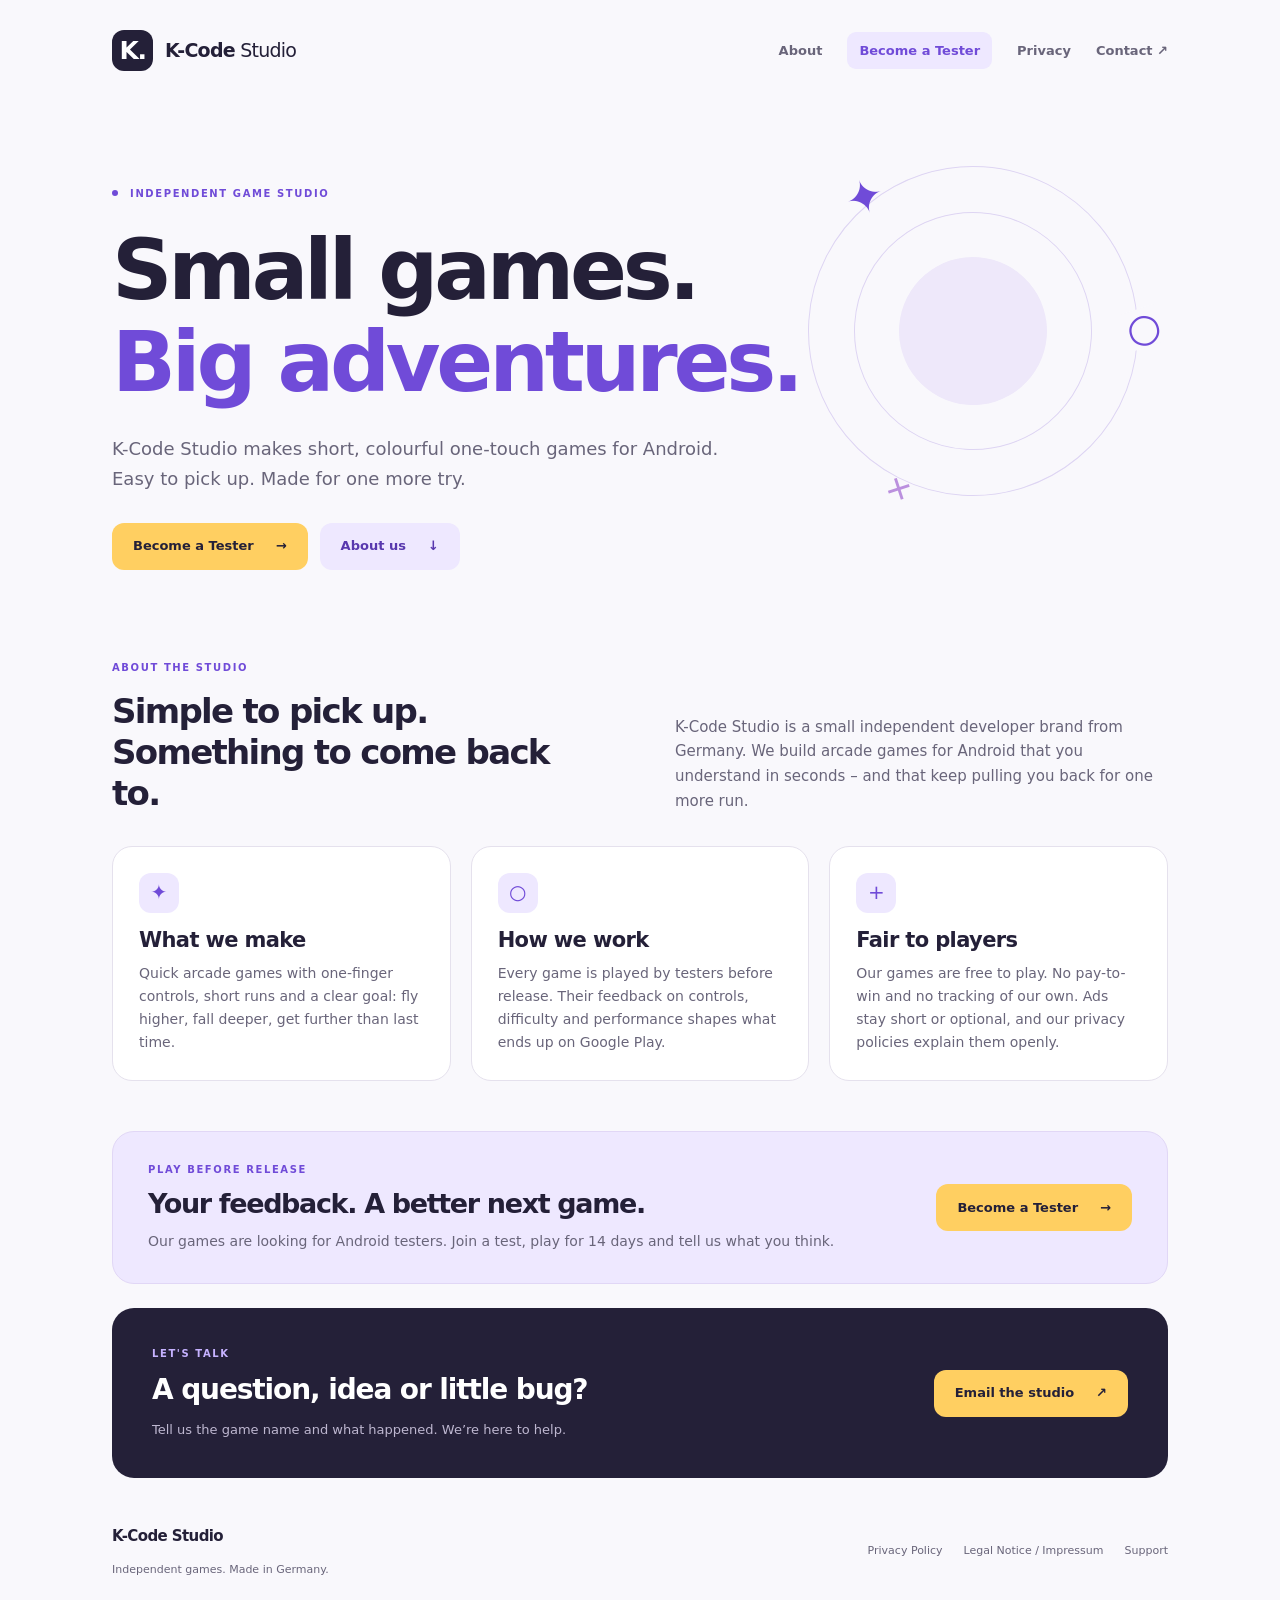
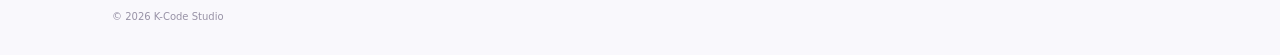
<file: index.html>
<!doctype html><html lang="en"><head><meta charset="utf-8">
<meta name="viewport" content="width=device-width,initial-scale=1"><meta name="referrer" content="no-referrer">
<meta name="robots" content="noindex,follow"><meta http-equiv="Content-Security-Policy" content="default-src 'none'; img-src 'self'; style-src 'self'; base-uri 'none'; form-action 'none'">
<title>K-Code Studio · Independent games from Germany</title><meta name="description" content="K-Code Studio is an independent game studio from Germany making short, colourful one-touch games for Android.">
<link rel="stylesheet" href="studio.css?v=3"><link rel="icon" type="image/png" sizes="32x32" href="favicon-32.png"><link rel="icon" type="image/png" sizes="192x192" href="favicon-192.png"><link rel="apple-touch-icon" href="apple-touch-icon.png"><link rel="stylesheet" href="testers.css?v=4"></head><body>
<a class="skip" href="#main">Skip to content</a><header class="site-header"><a class="brand" href="./" aria-label="K-Code Studio home"><span class="brand-mark" aria-hidden="true">K.</span><span>K-Code<span class="brand-light"> Studio</span></span></a>
<nav aria-label="Main navigation"><a href="./#about">About</a><a class="tester-nav" href="testers.html">Become a Tester</a><a href="privacy/">Privacy</a><a href="mailto:kcodestudio.support@gmail.com">Contact <span aria-hidden="true">↗</span></a></nav></header>
<main id="main"><section class="hero"><p class="eyebrow"><span></span> INDEPENDENT GAME STUDIO</p><h1>Small games.<br><em>Big adventures.</em></h1><p class="hero-copy">K-Code Studio makes short, colourful one-touch games for Android.<br>Easy to pick up. Made for one more try.</p><div class="hero-actions"><a class="button primary" href="testers.html">Become a Tester <span aria-hidden="true">→</span></a><a class="button secondary" href="#about">About us <span aria-hidden="true">↓</span></a></div><div class="hero-orbit" aria-hidden="true"><span>✦</span><span>○</span><span>+</span></div></section>

<section id="about" class="about" aria-labelledby="about-title"><div class="about-intro"><div><p class="eyebrow">ABOUT THE STUDIO</p><h2 id="about-title">Simple to pick up.<br>Something to come back to.</h2></div><p>K-Code Studio is a small independent developer brand from Germany. We build arcade games for Android that you understand in seconds – and that keep pulling you back for one more run.</p></div>
<ul class="about-grid">
<li><span class="about-icon" aria-hidden="true">✦</span><h3>What we make</h3><p>Quick arcade games with one-finger controls, short runs and a clear goal: fly higher, fall deeper, get further than last time.</p></li>
<li><span class="about-icon" aria-hidden="true">○</span><h3>How we work</h3><p>Every game is played by testers before release. Their feedback on controls, difficulty and performance shapes what ends up on Google Play.</p></li>
<li><span class="about-icon" aria-hidden="true">+</span><h3>Fair to players</h3><p>Our games are free to play. No pay-to-win and no tracking of our own. Ads stay short or optional, and our privacy policies explain them openly.</p></li>
</ul></section>

<section class="home-testing"><div><p class="eyebrow">PLAY BEFORE RELEASE</p><h2>Your feedback. A better next game.</h2><p>Our games are looking for Android testers. Join a test, play for 14 days and tell us what you think.</p></div><a class="button primary" href="testers.html">Become a Tester <span aria-hidden="true">→</span></a></section>

<section class="contact-card"><div><p class="eyebrow">LET'S TALK</p><h2>A question, idea or little bug?</h2><p>Tell us the game name and what happened. We’re here to help.</p></div><a class="button primary" href="mailto:kcodestudio.support@gmail.com">Email the studio <span aria-hidden="true">↗</span></a></section></main><footer><a class="brand footer-brand" href="./">K-Code Studio</a><p>Independent games. Made in Germany.</p><nav aria-label="Legal navigation"><a href="privacy/">Privacy Policy</a><a href="legal.html">Legal Notice / Impressum</a><a href="mailto:kcodestudio.support@gmail.com">Support</a></nav><small>© 2026 K-Code Studio</small></footer></body></html>
</file>
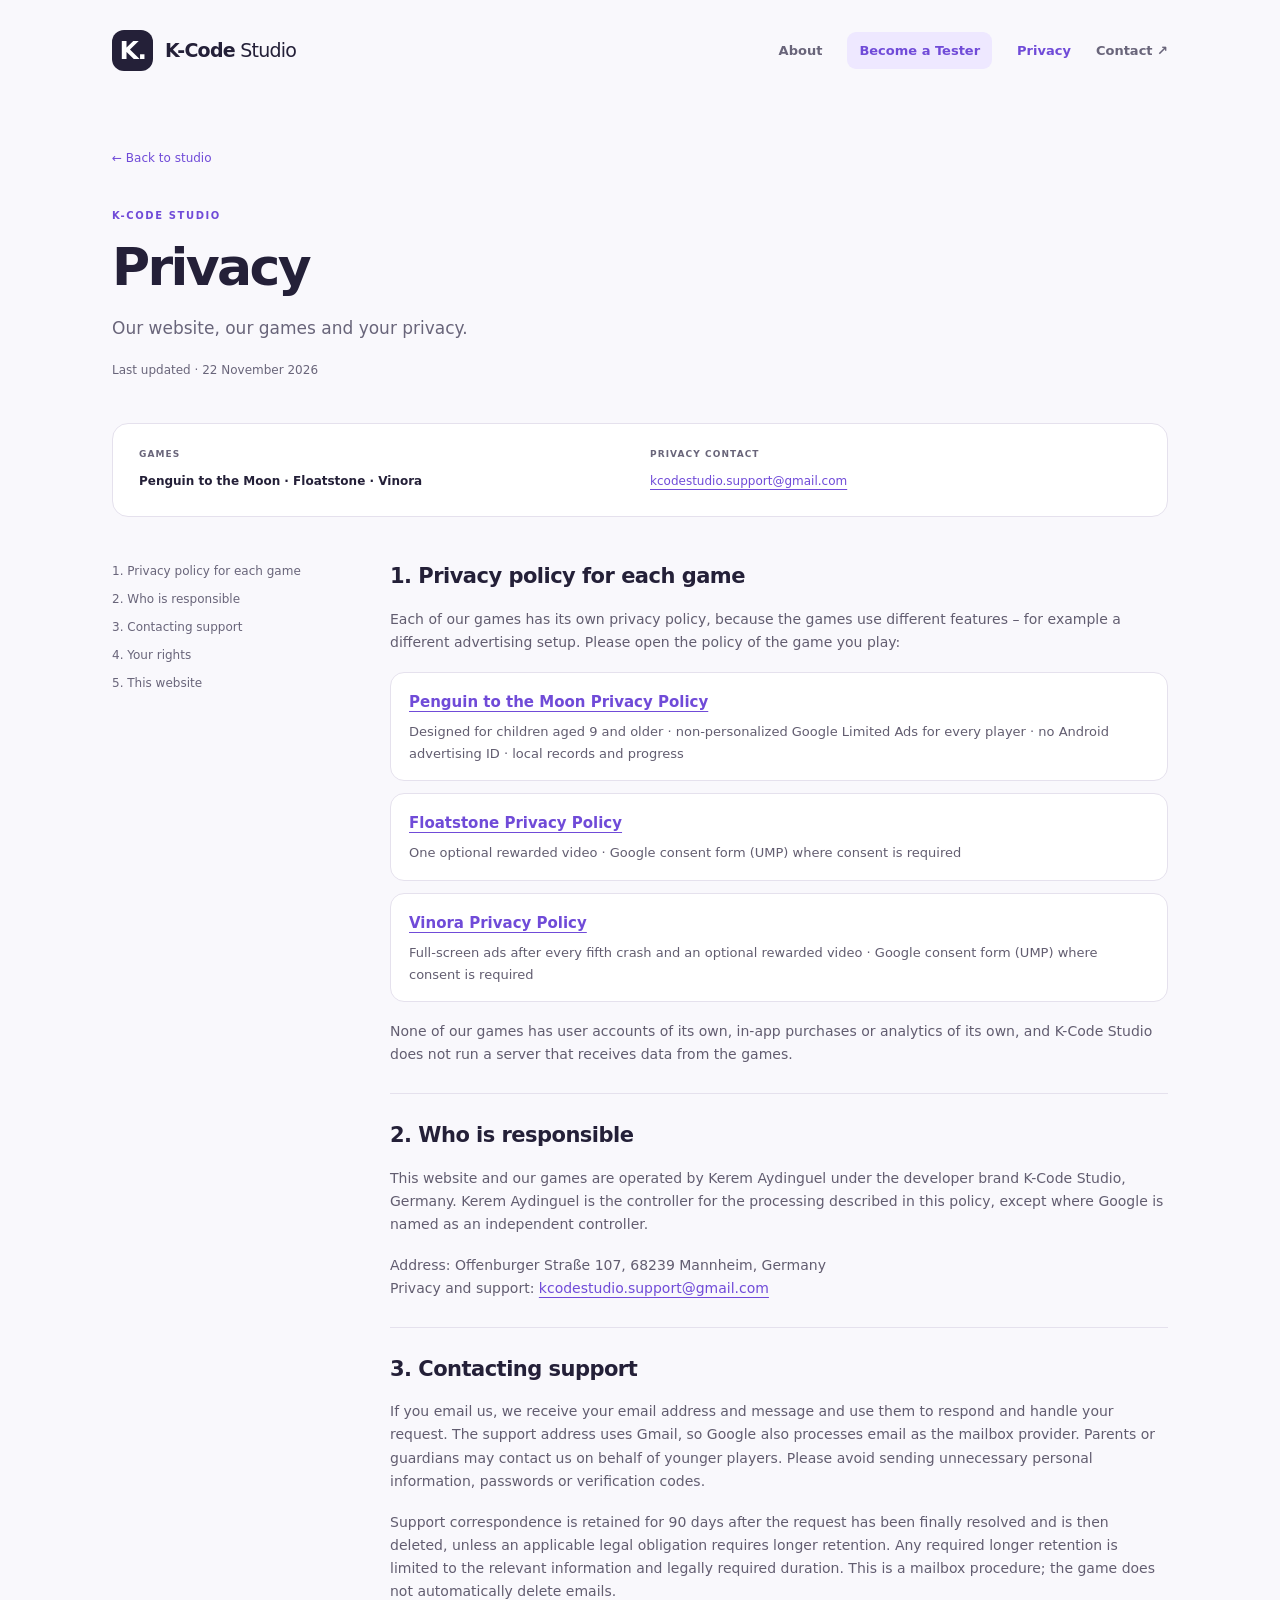
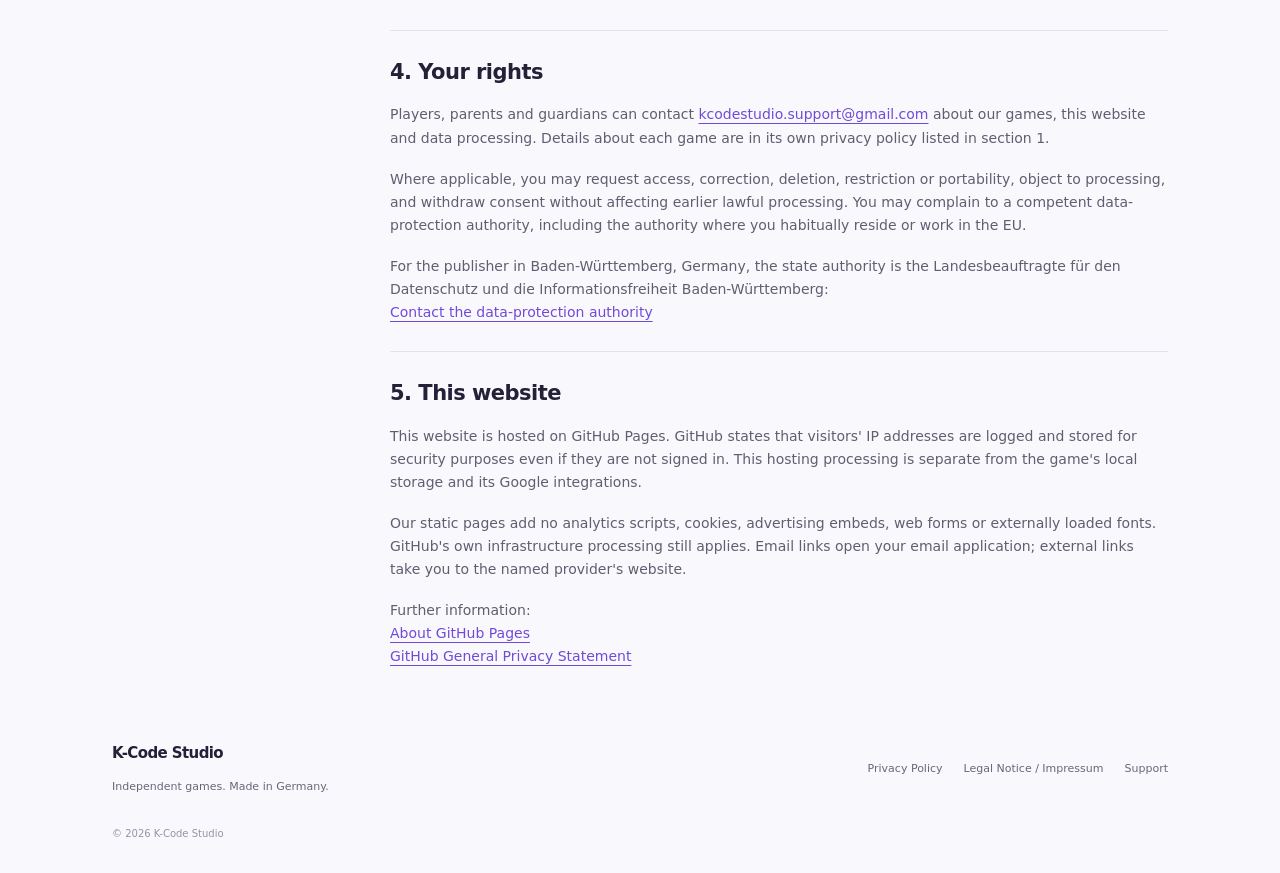
<file: privacy/index.html>
<!doctype html>
<html lang="en"><head><meta charset="utf-8">
<meta name="viewport" content="width=device-width,initial-scale=1"><meta name="referrer" content="no-referrer">
<meta name="robots" content="noindex,follow"><meta http-equiv="Content-Security-Policy" content="default-src 'none'; img-src 'self'; style-src 'self'; base-uri 'none'; form-action 'none'">
<title>Privacy · K-Code Studio</title><meta name="description" content="Privacy at K-Code Studio: how our website works and the privacy policy of each of our Android games.">
<link rel="stylesheet" href="../studio.css?v=3"><link rel="icon" type="image/png" sizes="32x32" href="../favicon-32.png"><link rel="icon" type="image/png" sizes="192x192" href="../favicon-192.png"><link rel="apple-touch-icon" href="../apple-touch-icon.png"><link rel="stylesheet" href="../testers.css?v=4"></head><body>
<!-- Erzeugt von .privacy/build.js - Text in .privacy/games.js, hub.js bzw. blocks.js aendern. -->
<a class="skip" href="#main">Skip to content</a><header class="site-header"><a class="brand" href="../" aria-label="K-Code Studio home"><span class="brand-mark" aria-hidden="true">K.</span><span>K-Code<span class="brand-light"> Studio</span></span></a>
<nav aria-label="Main navigation"><a href="../#about">About</a><a class="tester-nav" href="../testers.html">Become a Tester</a><a href="../privacy/" aria-current="page">Privacy</a><a href="mailto:kcodestudio.support@gmail.com">Contact <span aria-hidden="true">↗</span></a></nav></header>
<main id="main"><div class="document-intro"><a class="back-link" href="../">← Back to studio</a><p class="eyebrow">K-CODE STUDIO</p><h1>Privacy</h1><p>Our website, our games and your privacy.</p><span class="updated">Last updated · 22 November 2026</span></div>
<div class="policy-summary"><div><span>GAMES</span><strong>Penguin to the Moon · Floatstone · Vinora</strong></div><div><span>PRIVACY CONTACT</span><a href="mailto:kcodestudio.support@gmail.com">kcodestudio.support@gmail.com</a></div></div>
<div class="policy-grid"><aside><nav aria-label="Policy contents">
<a href="#games">1. Privacy policy for each game</a>
<a href="#who">2. Who is responsible</a>
<a href="#support">3. Contacting support</a>
<a href="#rights">4. Your rights</a>
<a href="#website">5. This website</a>
</nav></aside><article class="policy-content">

<section id="games"><h2>1. Privacy policy for each game</h2><p>Each of our games has its own privacy policy, because the games use different features – for example a different advertising setup. Please open the policy of the game you play:</p>
<ul class="policy-games"><li><a href="../privacy.html">Penguin to the Moon Privacy Policy</a><p>Designed for children aged 9 and older · non-personalized Google Limited Ads for every player · no Android advertising ID · local records and progress</p></li><li><a href="../floatstone/privacy.html">Floatstone Privacy Policy</a><p>One optional rewarded video · Google consent form (UMP) where consent is required</p></li><li><a href="../vinora/privacy.html">Vinora Privacy Policy</a><p>Full-screen ads after every fifth crash and an optional rewarded video · Google consent form (UMP) where consent is required</p></li></ul>
<p>None of our games has user accounts of its own, in-app purchases or analytics of its own, and K-Code Studio does not run a server that receives data from the games.</p></section>

<section id="who"><h2>2. Who is responsible</h2><p>This website and our games are operated by Kerem Aydinguel under the developer brand K-Code Studio, Germany. Kerem Aydinguel is the controller for the processing described in this policy, except where Google is named as an independent controller.</p>
<p>Address: Offenburger Straße 107, 68239 Mannheim, Germany<br>Privacy and support: <a href="mailto:kcodestudio.support@gmail.com">kcodestudio.support@gmail.com</a></p></section>

<section id="support"><h2>3. Contacting support</h2><p>If you email us, we receive your email address and message and use them to respond and handle your request. The support address uses Gmail, so Google also processes email as the mailbox provider. Parents or guardians may contact us on behalf of younger players. Please avoid sending unnecessary personal information, passwords or verification codes.</p>
<p>Support correspondence is retained for 90 days after the request has been finally resolved and is then deleted, unless an applicable legal obligation requires longer retention. Any required longer retention is limited to the relevant information and legally required duration. This is a mailbox procedure; the game does not automatically delete emails.</p></section>

<section id="rights"><h2>4. Your rights</h2><p>Players, parents and guardians can contact <a href="mailto:kcodestudio.support@gmail.com">kcodestudio.support@gmail.com</a> about our games, this website and data processing. Details about each game are in its own privacy policy listed in section 1.</p>

<p>Where applicable, you may request access, correction, deletion, restriction or portability, object to processing, and withdraw consent without affecting earlier lawful processing. You may complain to a competent data-protection authority, including the authority where you habitually reside or work in the EU.</p>
<p>For the publisher in Baden-Württemberg, Germany, the state authority is the Landesbeauftragte für den Datenschutz und die Informationsfreiheit Baden-Württemberg:<br><a href="https://www.baden-wuerttemberg.datenschutz.de/kontakt-aufnehmen/">Contact the data-protection authority</a></p></section>

<section id="website"><h2>5. This website</h2><p>This website is hosted on GitHub Pages. GitHub states that visitors' IP addresses are logged and stored for security purposes even if they are not signed in. This hosting processing is separate from the game's local storage and its Google integrations.</p>
<p>Our static pages add no analytics scripts, cookies, advertising embeds, web forms or externally loaded fonts. GitHub's own infrastructure processing still applies. Email links open your email application; external links take you to the named provider's website.</p>
<p>Further information:<br><a href="https://docs.github.com/en/pages/getting-started-with-github-pages/what-is-github-pages">About GitHub Pages</a><br><a href="https://docs.github.com/en/site-policy/privacy-policies/github-general-privacy-statement">GitHub General Privacy Statement</a></p></section>

</article></div></main><footer><a class="brand footer-brand" href="../">K-Code Studio</a><p>Independent games. Made in Germany.</p><nav aria-label="Legal navigation"><a href="../privacy/">Privacy Policy</a><a href="../legal.html">Legal Notice / Impressum</a><a href="mailto:kcodestudio.support@gmail.com">Support</a></nav><small>© 2026 K-Code Studio</small></footer></body></html>
</file>
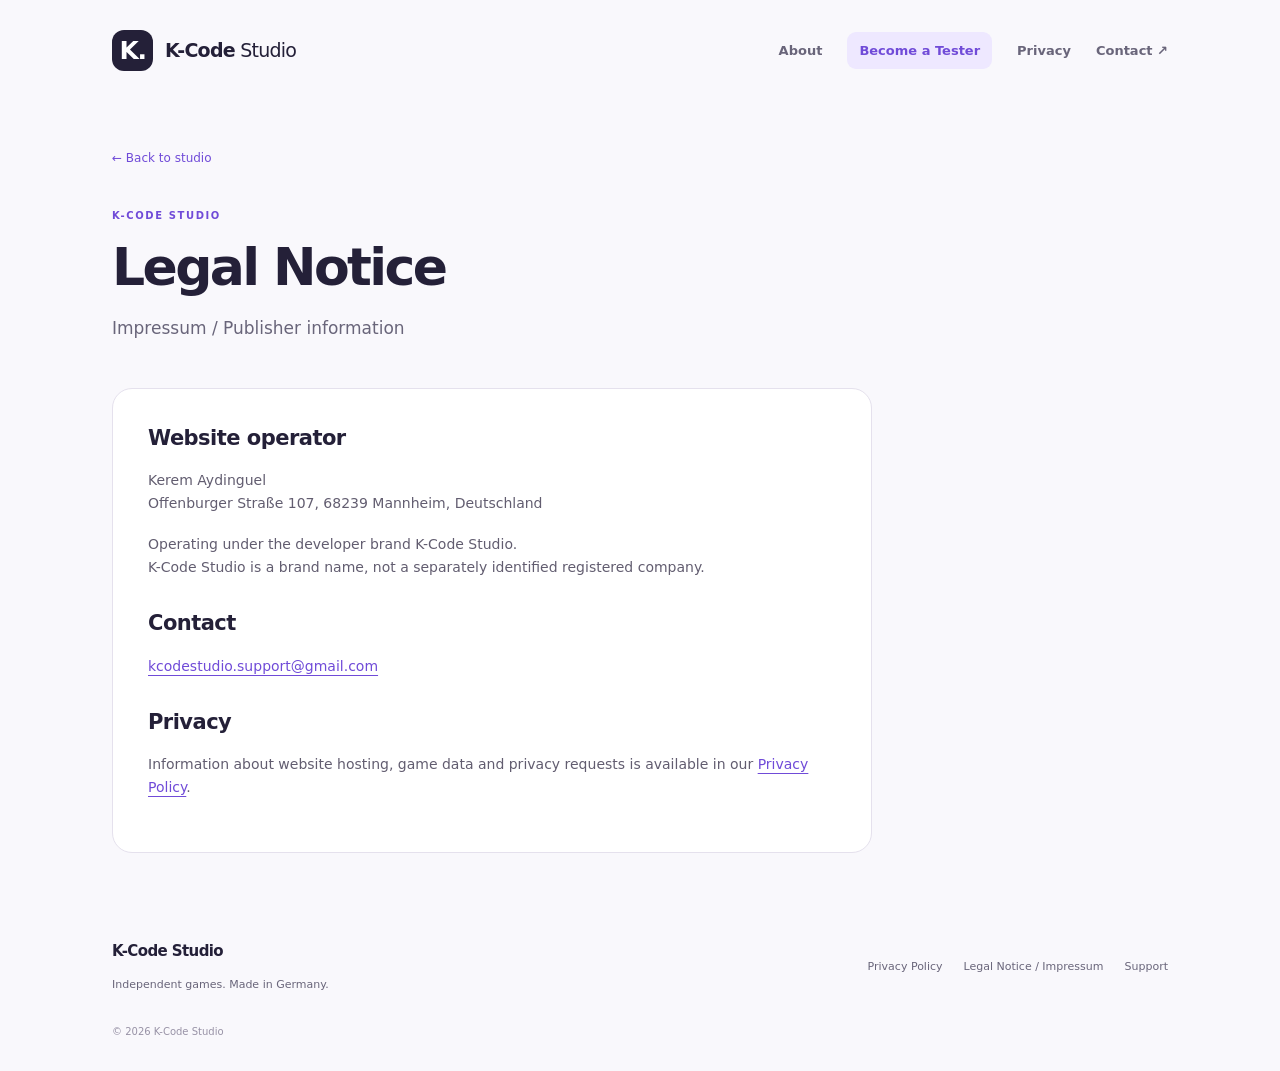
<file: legal.html>
<!doctype html><html lang="en"><head><meta charset="utf-8">
<meta name="viewport" content="width=device-width,initial-scale=1"><meta name="referrer" content="no-referrer">
<meta name="robots" content="noindex,follow"><meta http-equiv="Content-Security-Policy" content="default-src 'none'; img-src 'self'; style-src 'self'; base-uri 'none'; form-action 'none'">
<title>Legal Notice / Impressum · K-Code Studio</title><meta name="description" content="Independent Android games from K-Code Studio. Explore our games, contact support and read our privacy policy.">
<link rel="stylesheet" href="studio.css?v=3"><link rel="icon" type="image/png" sizes="32x32" href="favicon-32.png"><link rel="icon" type="image/png" sizes="192x192" href="favicon-192.png"><link rel="apple-touch-icon" href="apple-touch-icon.png"><link rel="stylesheet" href="testers.css"></head><body>
<a class="skip" href="#main">Skip to content</a><header class="site-header"><a class="brand" href="./" aria-label="K-Code Studio home"><span class="brand-mark" aria-hidden="true">K.</span><span>K-Code<span class="brand-light"> Studio</span></span></a>
<nav aria-label="Main navigation"><a href="./#about">About</a><a class="tester-nav" href="testers.html">Become a Tester</a><a href="privacy/">Privacy</a><a href="mailto:kcodestudio.support@gmail.com">Contact <span aria-hidden="true">↗</span></a></nav></header>
<main id="main"><div class="document-intro"><a class="back-link" href="./">← Back to studio</a><p class="eyebrow">K-CODE STUDIO</p><h1>Legal Notice</h1><p>Impressum / Publisher information</p></div><article class="legal-card"><h2>Website operator</h2><p>Kerem Aydinguel<br>Offenburger Straße 107, 68239 Mannheim, Deutschland</p><p>Operating under the developer brand K-Code Studio.<br>K-Code Studio is a brand name, not a separately identified registered company.</p><h2>Contact</h2><p><a href="mailto:kcodestudio.support@gmail.com">kcodestudio.support@gmail.com</a></p><h2>Privacy</h2><p>Information about website hosting, game data and privacy requests is available in our <a href="privacy/">Privacy Policy</a>.</p></article></main><footer><a class="brand footer-brand" href="./">K-Code Studio</a><p>Independent games. Made in Germany.</p><nav aria-label="Legal navigation"><a href="privacy/">Privacy Policy</a><a href="legal.html">Legal Notice / Impressum</a><a href="mailto:kcodestudio.support@gmail.com">Support</a></nav><small>© 2026 K-Code Studio</small></footer></body></html>
</file>
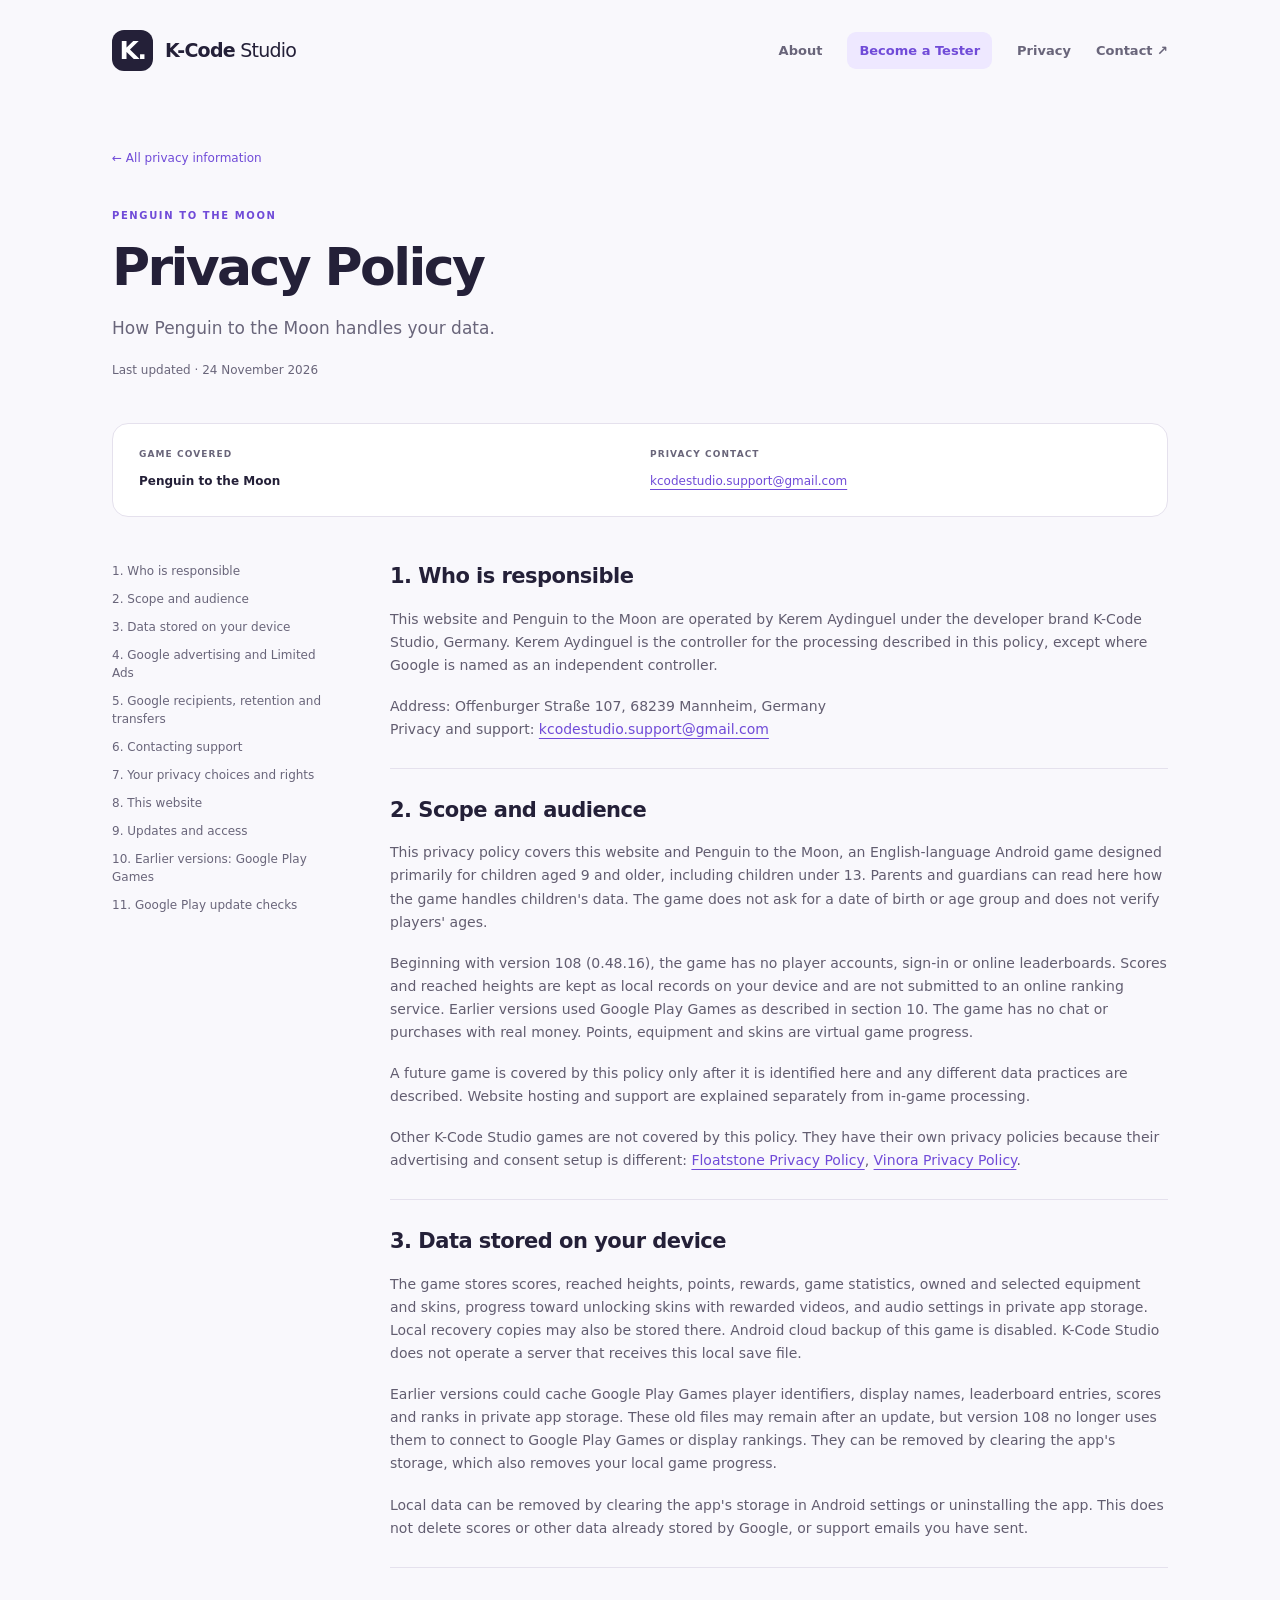
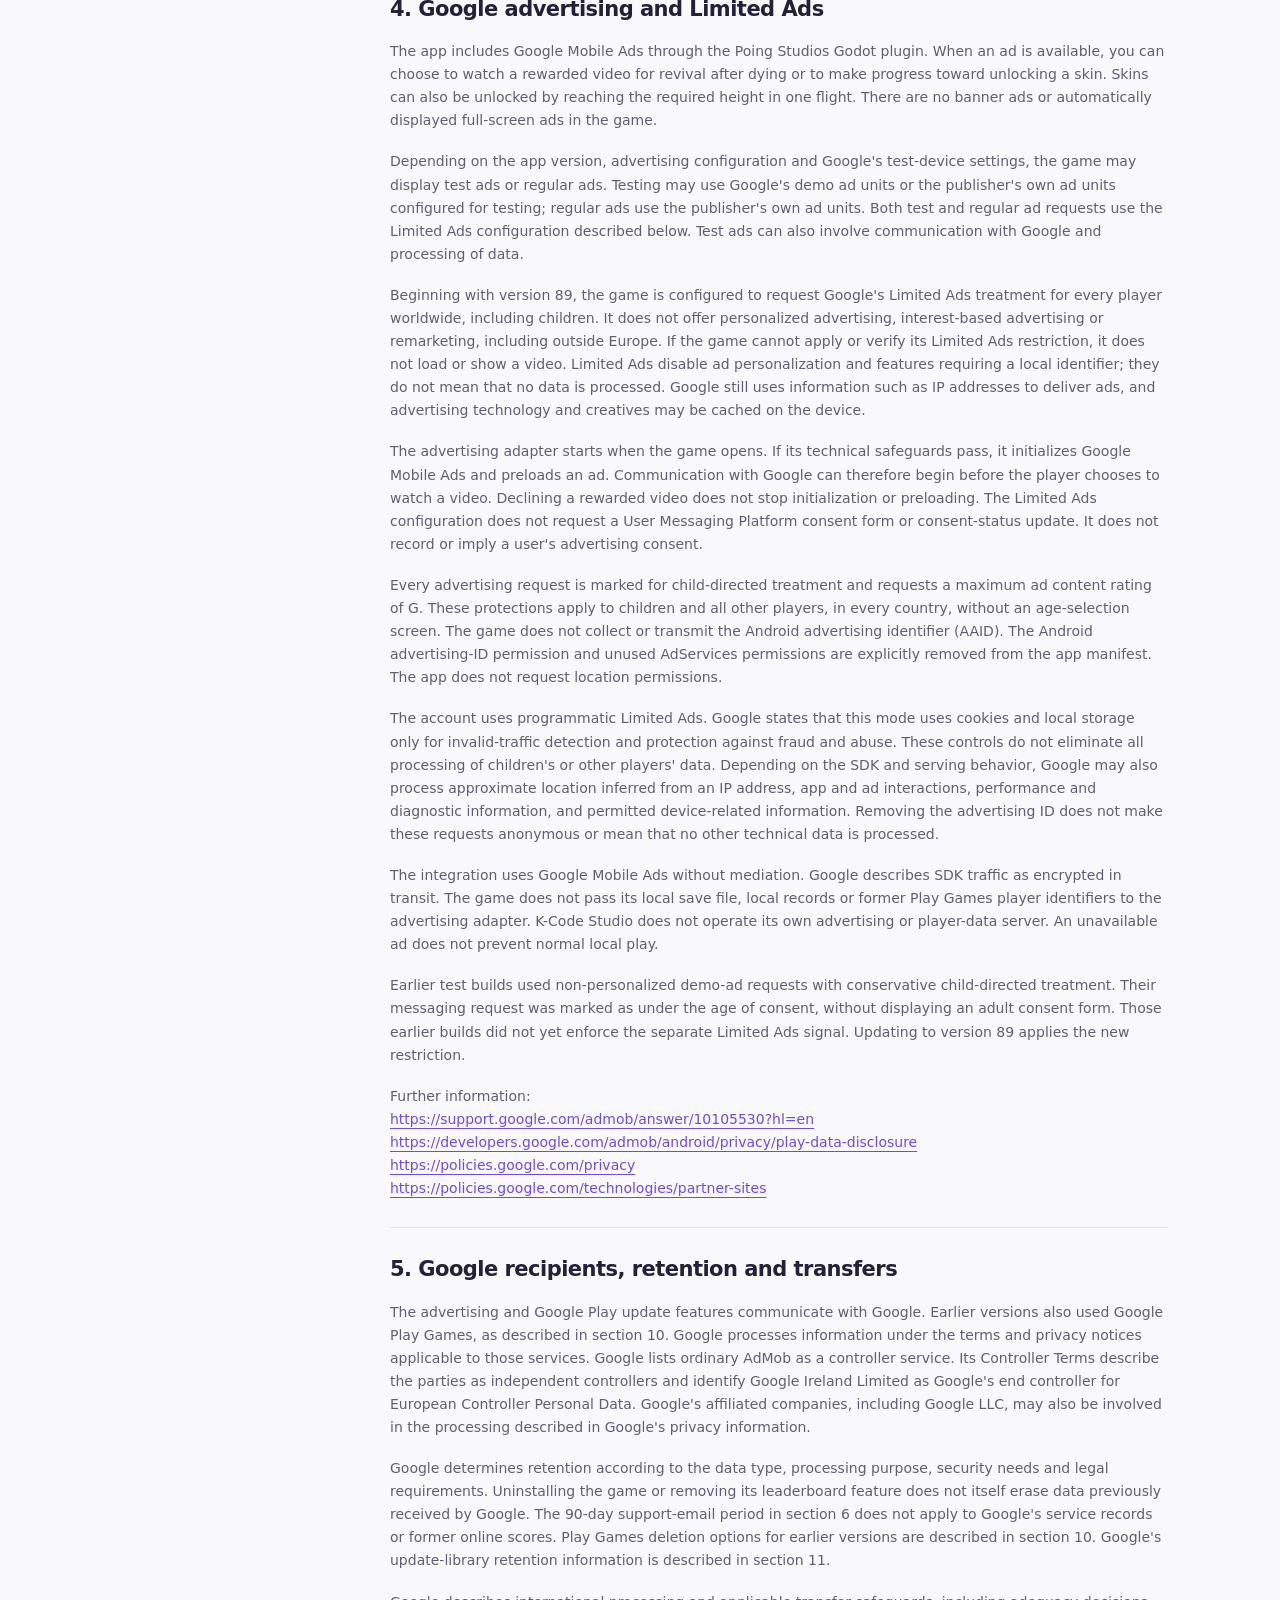
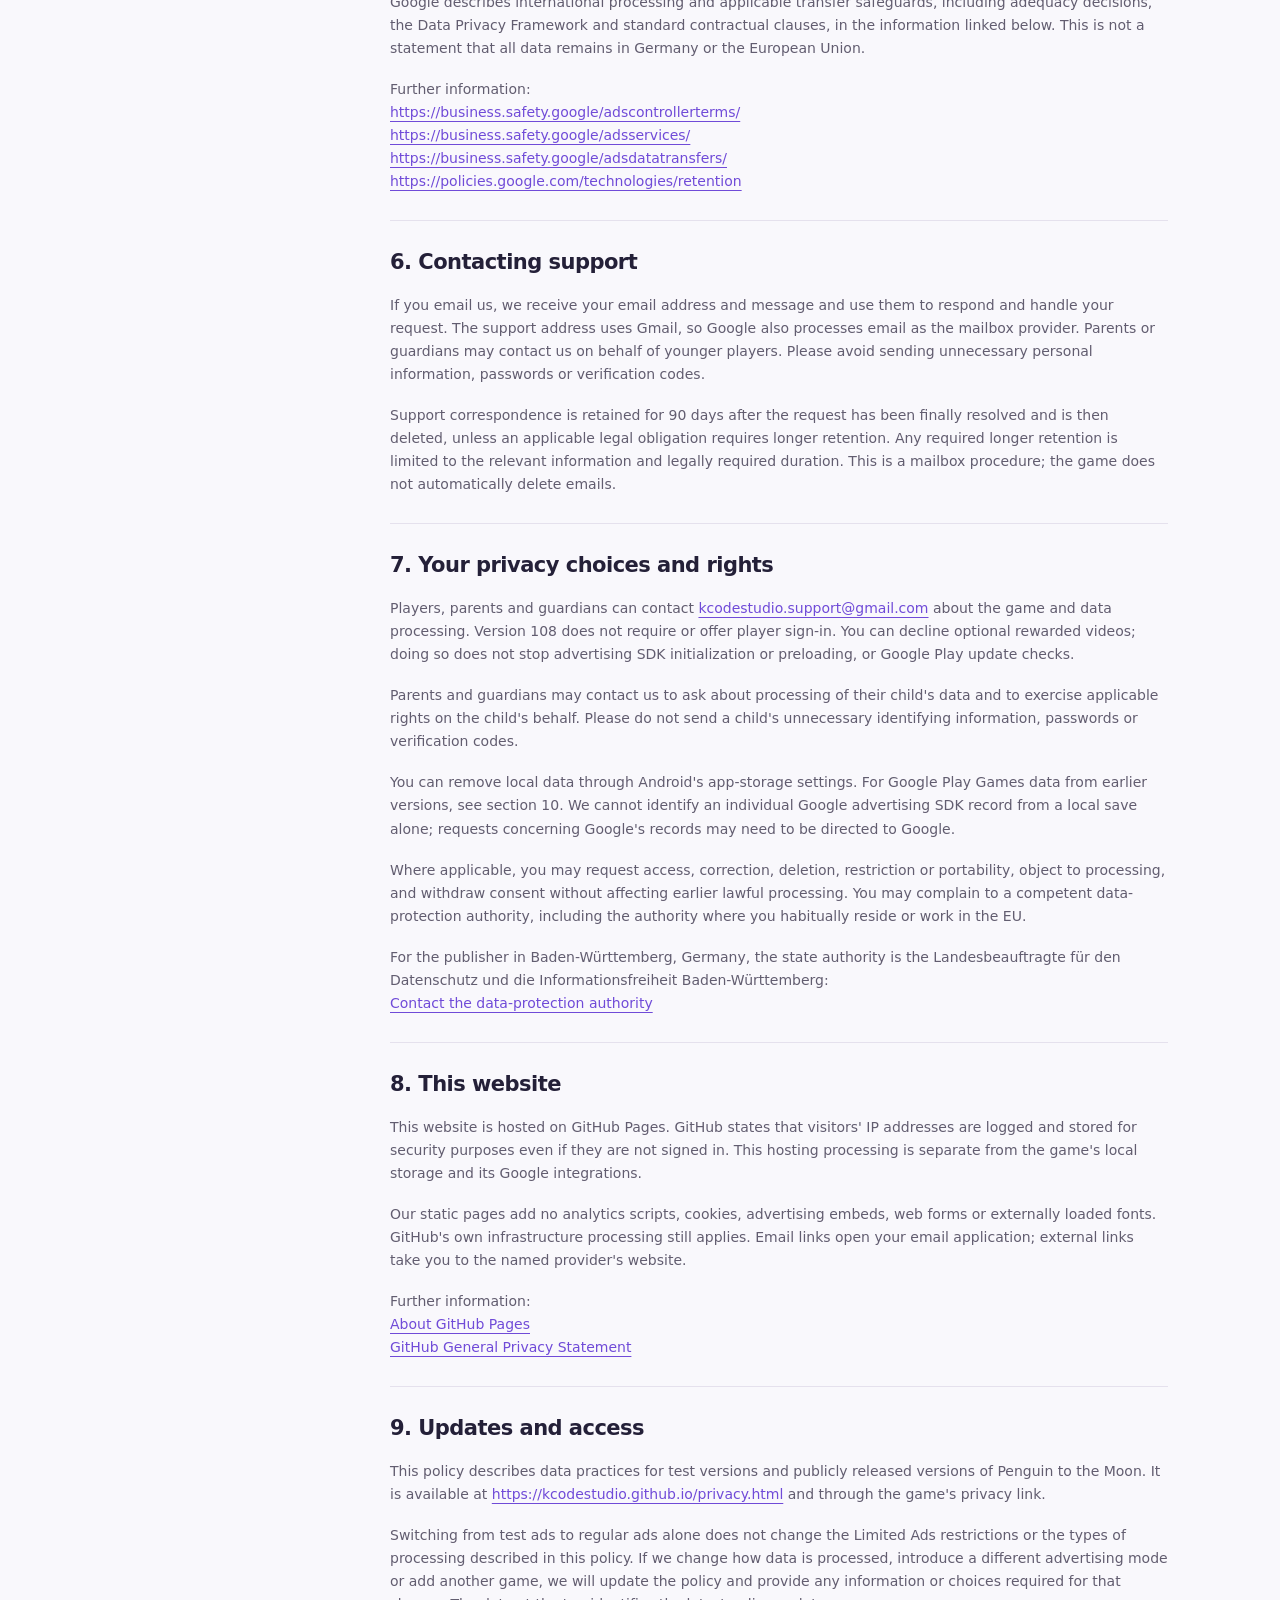
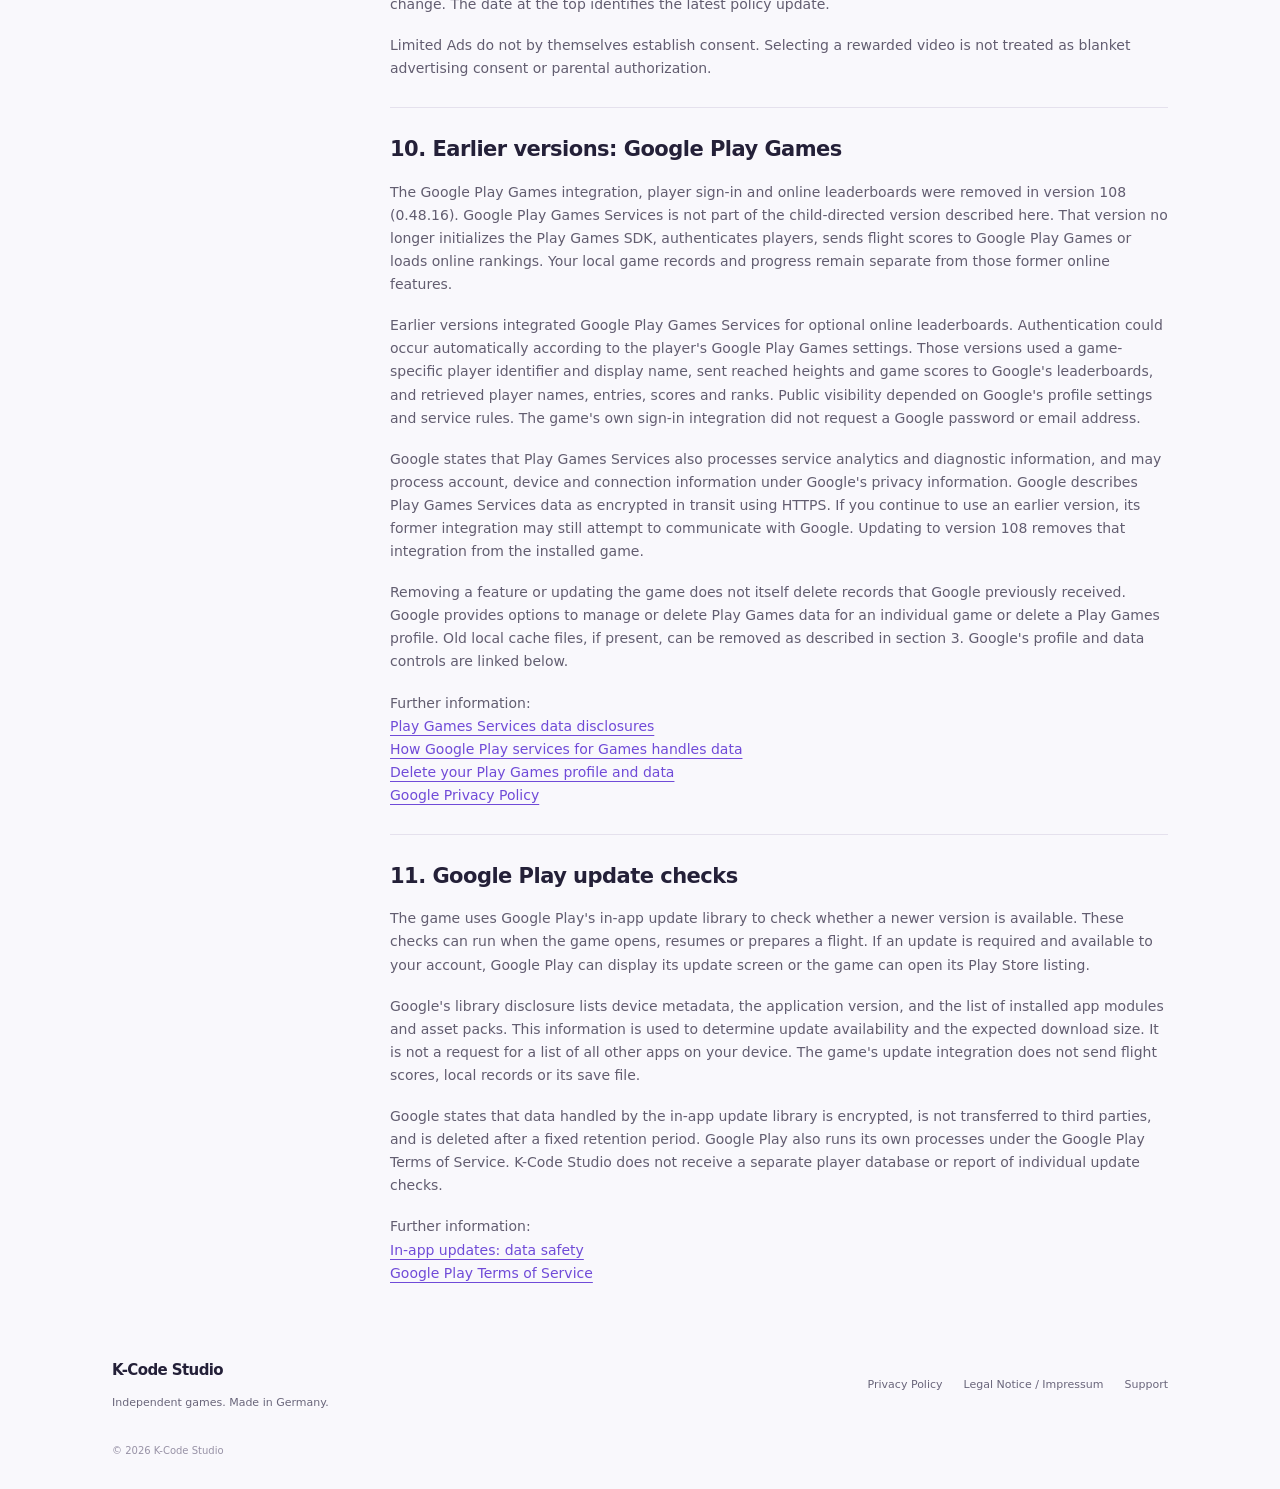
<file: privacy.html>
<!doctype html>
<html lang="en"><head><meta charset="utf-8">
<meta name="viewport" content="width=device-width,initial-scale=1"><meta name="referrer" content="no-referrer">
<meta name="robots" content="noindex,follow"><meta http-equiv="Content-Security-Policy" content="default-src 'none'; img-src 'self'; style-src 'self'; base-uri 'none'; form-action 'none'">
<title>Penguin to the Moon Privacy Policy · K-Code Studio</title><meta name="description" content="Privacy policy for Penguin to the Moon, an Android game by K-Code Studio.">
<link rel="stylesheet" href="studio.css?v=3"><link rel="icon" href="penguin.png"><link rel="stylesheet" href="testers.css?v=4"></head><body>
<!-- Erzeugt von .privacy/build.js - Text in .privacy/games.js, hub.js bzw. blocks.js aendern. -->
<a class="skip" href="#main">Skip to content</a><header class="site-header"><a class="brand" href="./" aria-label="K-Code Studio home"><span class="brand-mark" aria-hidden="true">K.</span><span>K-Code<span class="brand-light"> Studio</span></span></a>
<nav aria-label="Main navigation"><a href="./#about">About</a><a class="tester-nav" href="testers.html">Become a Tester</a><a href="privacy/">Privacy</a><a href="mailto:kcodestudio.support@gmail.com">Contact <span aria-hidden="true">↗</span></a></nav></header>
<main id="main"><div class="document-intro"><a class="back-link" href="privacy/">← All privacy information</a><p class="eyebrow">PENGUIN TO THE MOON</p><h1>Privacy Policy</h1><p>How Penguin to the Moon handles your data.</p><span class="updated">Last updated · 24 November 2026</span></div>
<div class="policy-summary"><div><span>GAME COVERED</span><strong>Penguin to the Moon</strong></div><div><span>PRIVACY CONTACT</span><a href="mailto:kcodestudio.support@gmail.com">kcodestudio.support@gmail.com</a></div></div>
<div class="policy-grid"><aside><nav aria-label="Policy contents">
<a href="#section-1">1. Who is responsible</a>
<a href="#section-2">2. Scope and audience</a>
<a href="#section-3">3. Data stored on your device</a>
<a href="#section-4">4. Google advertising and Limited Ads</a>
<a href="#section-5">5. Google recipients, retention and transfers</a>
<a href="#section-6">6. Contacting support</a>
<a href="#section-7">7. Your privacy choices and rights</a>
<a href="#section-8">8. This website</a>
<a href="#section-9">9. Updates and access</a>
<a href="#section-10">10. Earlier versions: Google Play Games</a>
<a href="#section-11">11. Google Play update checks</a>
</nav></aside><article class="policy-content">

<section id="section-1"><h2>1. Who is responsible</h2><p>This website and Penguin to the Moon are operated by Kerem Aydinguel under the developer brand K-Code Studio, Germany. Kerem Aydinguel is the controller for the processing described in this policy, except where Google is named as an independent controller.</p>
<p>Address: Offenburger Straße 107, 68239 Mannheim, Germany<br>Privacy and support: <a href="mailto:kcodestudio.support@gmail.com">kcodestudio.support@gmail.com</a></p></section>

<section id="section-2"><h2>2. Scope and audience</h2><p>This privacy policy covers this website and Penguin to the Moon, an English-language Android game designed primarily for children aged 9 and older, including children under 13. Parents and guardians can read here how the game handles children&#x27;s data. The game does not ask for a date of birth or age group and does not verify players&#x27; ages.</p>
<p>Beginning with version 108 (0.48.16), the game has no player accounts, sign-in or online leaderboards. Scores and reached heights are kept as local records on your device and are not submitted to an online ranking service. Earlier versions used Google Play Games as described in section 10. The game has no chat or purchases with real money. Points, equipment and skins are virtual game progress.</p>
<p>A future game is covered by this policy only after it is identified here and any different data practices are described. Website hosting and support are explained separately from in-game processing.</p>
<p>Other K-Code Studio games are not covered by this policy. They have their own privacy policies because their advertising and consent setup is different: <a href="floatstone/privacy.html">Floatstone Privacy Policy</a>, <a href="vinora/privacy.html">Vinora Privacy Policy</a>.</p></section>

<section id="section-3"><h2>3. Data stored on your device</h2><p>The game stores scores, reached heights, points, rewards, game statistics, owned and selected equipment and skins, progress toward unlocking skins with rewarded videos, and audio settings in private app storage. Local recovery copies may also be stored there. Android cloud backup of this game is disabled. K-Code Studio does not operate a server that receives this local save file.</p>
<p>Earlier versions could cache Google Play Games player identifiers, display names, leaderboard entries, scores and ranks in private app storage. These old files may remain after an update, but version 108 no longer uses them to connect to Google Play Games or display rankings. They can be removed by clearing the app&#x27;s storage, which also removes your local game progress.</p>
<p>Local data can be removed by clearing the app&#x27;s storage in Android settings or uninstalling the app. This does not delete scores or other data already stored by Google, or support emails you have sent.</p></section>

<section id="section-4"><h2>4. Google advertising and Limited Ads</h2><p>The app includes Google Mobile Ads through the Poing Studios Godot plugin. When an ad is available, you can choose to watch a rewarded video for revival after dying or to make progress toward unlocking a skin. Skins can also be unlocked by reaching the required height in one flight. There are no banner ads or automatically displayed full-screen ads in the game.</p>
<p>Depending on the app version, advertising configuration and Google&#x27;s test-device settings, the game may display test ads or regular ads. Testing may use Google&#x27;s demo ad units or the publisher&#x27;s own ad units configured for testing; regular ads use the publisher&#x27;s own ad units. Both test and regular ad requests use the Limited Ads configuration described below. Test ads can also involve communication with Google and processing of data.</p>
<p>Beginning with version 89, the game is configured to request Google&#x27;s Limited Ads treatment for every player worldwide, including children. It does not offer personalized advertising, interest-based advertising or remarketing, including outside Europe. If the game cannot apply or verify its Limited Ads restriction, it does not load or show a video. Limited Ads disable ad personalization and features requiring a local identifier; they do not mean that no data is processed. Google still uses information such as IP addresses to deliver ads, and advertising technology and creatives may be cached on the device.</p>
<p>The advertising adapter starts when the game opens. If its technical safeguards pass, it initializes Google Mobile Ads and preloads an ad. Communication with Google can therefore begin before the player chooses to watch a video. Declining a rewarded video does not stop initialization or preloading. The Limited Ads configuration does not request a User Messaging Platform consent form or consent-status update. It does not record or imply a user&#x27;s advertising consent.</p>
<p>Every advertising request is marked for child-directed treatment and requests a maximum ad content rating of G. These protections apply to children and all other players, in every country, without an age-selection screen. The game does not collect or transmit the Android advertising identifier (AAID). The Android advertising-ID permission and unused AdServices permissions are explicitly removed from the app manifest. The app does not request location permissions.</p>
<p>The account uses programmatic Limited Ads. Google states that this mode uses cookies and local storage only for invalid-traffic detection and protection against fraud and abuse. These controls do not eliminate all processing of children&#x27;s or other players&#x27; data. Depending on the SDK and serving behavior, Google may also process approximate location inferred from an IP address, app and ad interactions, performance and diagnostic information, and permitted device-related information. Removing the advertising ID does not make these requests anonymous or mean that no other technical data is processed.</p>
<p>The integration uses Google Mobile Ads without mediation. Google describes SDK traffic as encrypted in transit. The game does not pass its local save file, local records or former Play Games player identifiers to the advertising adapter. K-Code Studio does not operate its own advertising or player-data server. An unavailable ad does not prevent normal local play.</p>
<p>Earlier test builds used non-personalized demo-ad requests with conservative child-directed treatment. Their messaging request was marked as under the age of consent, without displaying an adult consent form. Those earlier builds did not yet enforce the separate Limited Ads signal. Updating to version 89 applies the new restriction.</p>
<p>Further information:<br><a href="https://support.google.com/admob/answer/10105530?hl=en">https://support.google.com/admob/answer/10105530?hl=en</a><br><a href="https://developers.google.com/admob/android/privacy/play-data-disclosure">https://developers.google.com/admob/android/privacy/play-data-disclosure</a><br><a href="https://policies.google.com/privacy">https://policies.google.com/privacy</a><br><a href="https://policies.google.com/technologies/partner-sites">https://policies.google.com/technologies/partner-sites</a></p></section>

<section id="section-5"><h2>5. Google recipients, retention and transfers</h2><p>The advertising and Google Play update features communicate with Google. Earlier versions also used Google Play Games, as described in section 10. Google processes information under the terms and privacy notices applicable to those services. Google lists ordinary AdMob as a controller service. Its Controller Terms describe the parties as independent controllers and identify Google Ireland Limited as Google&#x27;s end controller for European Controller Personal Data. Google&#x27;s affiliated companies, including Google LLC, may also be involved in the processing described in Google&#x27;s privacy information.</p>
<p>Google determines retention according to the data type, processing purpose, security needs and legal requirements. Uninstalling the game or removing its leaderboard feature does not itself erase data previously received by Google. The 90-day support-email period in section 6 does not apply to Google&#x27;s service records or former online scores. Play Games deletion options for earlier versions are described in section 10. Google&#x27;s update-library retention information is described in section 11.</p>
<p>Google describes international processing and applicable transfer safeguards, including adequacy decisions, the Data Privacy Framework and standard contractual clauses, in the information linked below. This is not a statement that all data remains in Germany or the European Union.</p>
<p>Further information:<br><a href="https://business.safety.google/adscontrollerterms/">https://business.safety.google/adscontrollerterms/</a><br><a href="https://business.safety.google/adsservices/">https://business.safety.google/adsservices/</a><br><a href="https://business.safety.google/adsdatatransfers/">https://business.safety.google/adsdatatransfers/</a><br><a href="https://policies.google.com/technologies/retention">https://policies.google.com/technologies/retention</a></p></section>

<section id="section-6"><h2>6. Contacting support</h2><p>If you email us, we receive your email address and message and use them to respond and handle your request. The support address uses Gmail, so Google also processes email as the mailbox provider. Parents or guardians may contact us on behalf of younger players. Please avoid sending unnecessary personal information, passwords or verification codes.</p>
<p>Support correspondence is retained for 90 days after the request has been finally resolved and is then deleted, unless an applicable legal obligation requires longer retention. Any required longer retention is limited to the relevant information and legally required duration. This is a mailbox procedure; the game does not automatically delete emails.</p></section>

<section id="section-7"><h2>7. Your privacy choices and rights</h2><p>Players, parents and guardians can contact <a href="mailto:kcodestudio.support@gmail.com">kcodestudio.support@gmail.com</a> about the game and data processing. Version 108 does not require or offer player sign-in. You can decline optional rewarded videos; doing so does not stop advertising SDK initialization or preloading, or Google Play update checks.</p>
<p>Parents and guardians may contact us to ask about processing of their child&#x27;s data and to exercise applicable rights on the child&#x27;s behalf. Please do not send a child&#x27;s unnecessary identifying information, passwords or verification codes.</p>
<p>You can remove local data through Android&#x27;s app-storage settings. For Google Play Games data from earlier versions, see section 10. We cannot identify an individual Google advertising SDK record from a local save alone; requests concerning Google&#x27;s records may need to be directed to Google.</p>

<p>Where applicable, you may request access, correction, deletion, restriction or portability, object to processing, and withdraw consent without affecting earlier lawful processing. You may complain to a competent data-protection authority, including the authority where you habitually reside or work in the EU.</p>
<p>For the publisher in Baden-Württemberg, Germany, the state authority is the Landesbeauftragte für den Datenschutz und die Informationsfreiheit Baden-Württemberg:<br><a href="https://www.baden-wuerttemberg.datenschutz.de/kontakt-aufnehmen/">Contact the data-protection authority</a></p></section>

<section id="section-8"><h2>8. This website</h2><p>This website is hosted on GitHub Pages. GitHub states that visitors' IP addresses are logged and stored for security purposes even if they are not signed in. This hosting processing is separate from the game's local storage and its Google integrations.</p>
<p>Our static pages add no analytics scripts, cookies, advertising embeds, web forms or externally loaded fonts. GitHub's own infrastructure processing still applies. Email links open your email application; external links take you to the named provider's website.</p>
<p>Further information:<br><a href="https://docs.github.com/en/pages/getting-started-with-github-pages/what-is-github-pages">About GitHub Pages</a><br><a href="https://docs.github.com/en/site-policy/privacy-policies/github-general-privacy-statement">GitHub General Privacy Statement</a></p></section>

<section id="section-9"><h2>9. Updates and access</h2><p>This policy describes data practices for test versions and publicly released versions of Penguin to the Moon. It is available at <a href="https://kcodestudio.github.io/privacy.html">https://kcodestudio.github.io/privacy.html</a> and through the game&#x27;s privacy link.</p>
<p>Switching from test ads to regular ads alone does not change the Limited Ads restrictions or the types of processing described in this policy. If we change how data is processed, introduce a different advertising mode or add another game, we will update the policy and provide any information or choices required for that change. The date at the top identifies the latest policy update.</p>
<p>Limited Ads do not by themselves establish consent. Selecting a rewarded video is not treated as blanket advertising consent or parental authorization.</p></section>

<section id="section-10"><h2>10. Earlier versions: Google Play Games</h2><p>The Google Play Games integration, player sign-in and online leaderboards were removed in version 108 (0.48.16). Google Play Games Services is not part of the child-directed version described here. That version no longer initializes the Play Games SDK, authenticates players, sends flight scores to Google Play Games or loads online rankings. Your local game records and progress remain separate from those former online features.</p>
<p>Earlier versions integrated Google Play Games Services for optional online leaderboards. Authentication could occur automatically according to the player&#x27;s Google Play Games settings. Those versions used a game-specific player identifier and display name, sent reached heights and game scores to Google&#x27;s leaderboards, and retrieved player names, entries, scores and ranks. Public visibility depended on Google&#x27;s profile settings and service rules. The game&#x27;s own sign-in integration did not request a Google password or email address.</p>
<p>Google states that Play Games Services also processes service analytics and diagnostic information, and may process account, device and connection information under Google&#x27;s privacy information. Google describes Play Games Services data as encrypted in transit using HTTPS. If you continue to use an earlier version, its former integration may still attempt to communicate with Google. Updating to version 108 removes that integration from the installed game.</p>
<p>Removing a feature or updating the game does not itself delete records that Google previously received. Google provides options to manage or delete Play Games data for an individual game or delete a Play Games profile. Old local cache files, if present, can be removed as described in section 3. Google&#x27;s profile and data controls are linked below.</p>
<p>Further information:<br><a href="https://developer.android.com/games/pgs/data-collection">Play Games Services data disclosures</a><br><a href="https://support.google.com/android/answer/12461859">How Google Play services for Games handles data</a><br><a href="https://support.google.com/googleplay/answer/9130646">Delete your Play Games profile and data</a><br><a href="https://policies.google.com/privacy">Google Privacy Policy</a></p></section>

<section id="section-11"><h2>11. Google Play update checks</h2><p>The game uses Google Play&#x27;s in-app update library to check whether a newer version is available. These checks can run when the game opens, resumes or prepares a flight. If an update is required and available to your account, Google Play can display its update screen or the game can open its Play Store listing.</p>
<p>Google&#x27;s library disclosure lists device metadata, the application version, and the list of installed app modules and asset packs. This information is used to determine update availability and the expected download size. It is not a request for a list of all other apps on your device. The game&#x27;s update integration does not send flight scores, local records or its save file.</p>
<p>Google states that data handled by the in-app update library is encrypted, is not transferred to third parties, and is deleted after a fixed retention period. Google Play also runs its own processes under the Google Play Terms of Service. K-Code Studio does not receive a separate player database or report of individual update checks.</p>
<p>Further information:<br><a href="https://developer.android.com/guide/playcore/in-app-updates#data-safety">In-app updates: data safety</a><br><a href="https://play.google.com/about/play-terms/">Google Play Terms of Service</a></p></section>

</article></div></main><footer><a class="brand footer-brand" href="./">K-Code Studio</a><p>Independent games. Made in Germany.</p><nav aria-label="Legal navigation"><a href="privacy/">Privacy Policy</a><a href="legal.html">Legal Notice / Impressum</a><a href="mailto:kcodestudio.support@gmail.com">Support</a></nav><small>© 2026 K-Code Studio</small></footer></body></html>
</file>
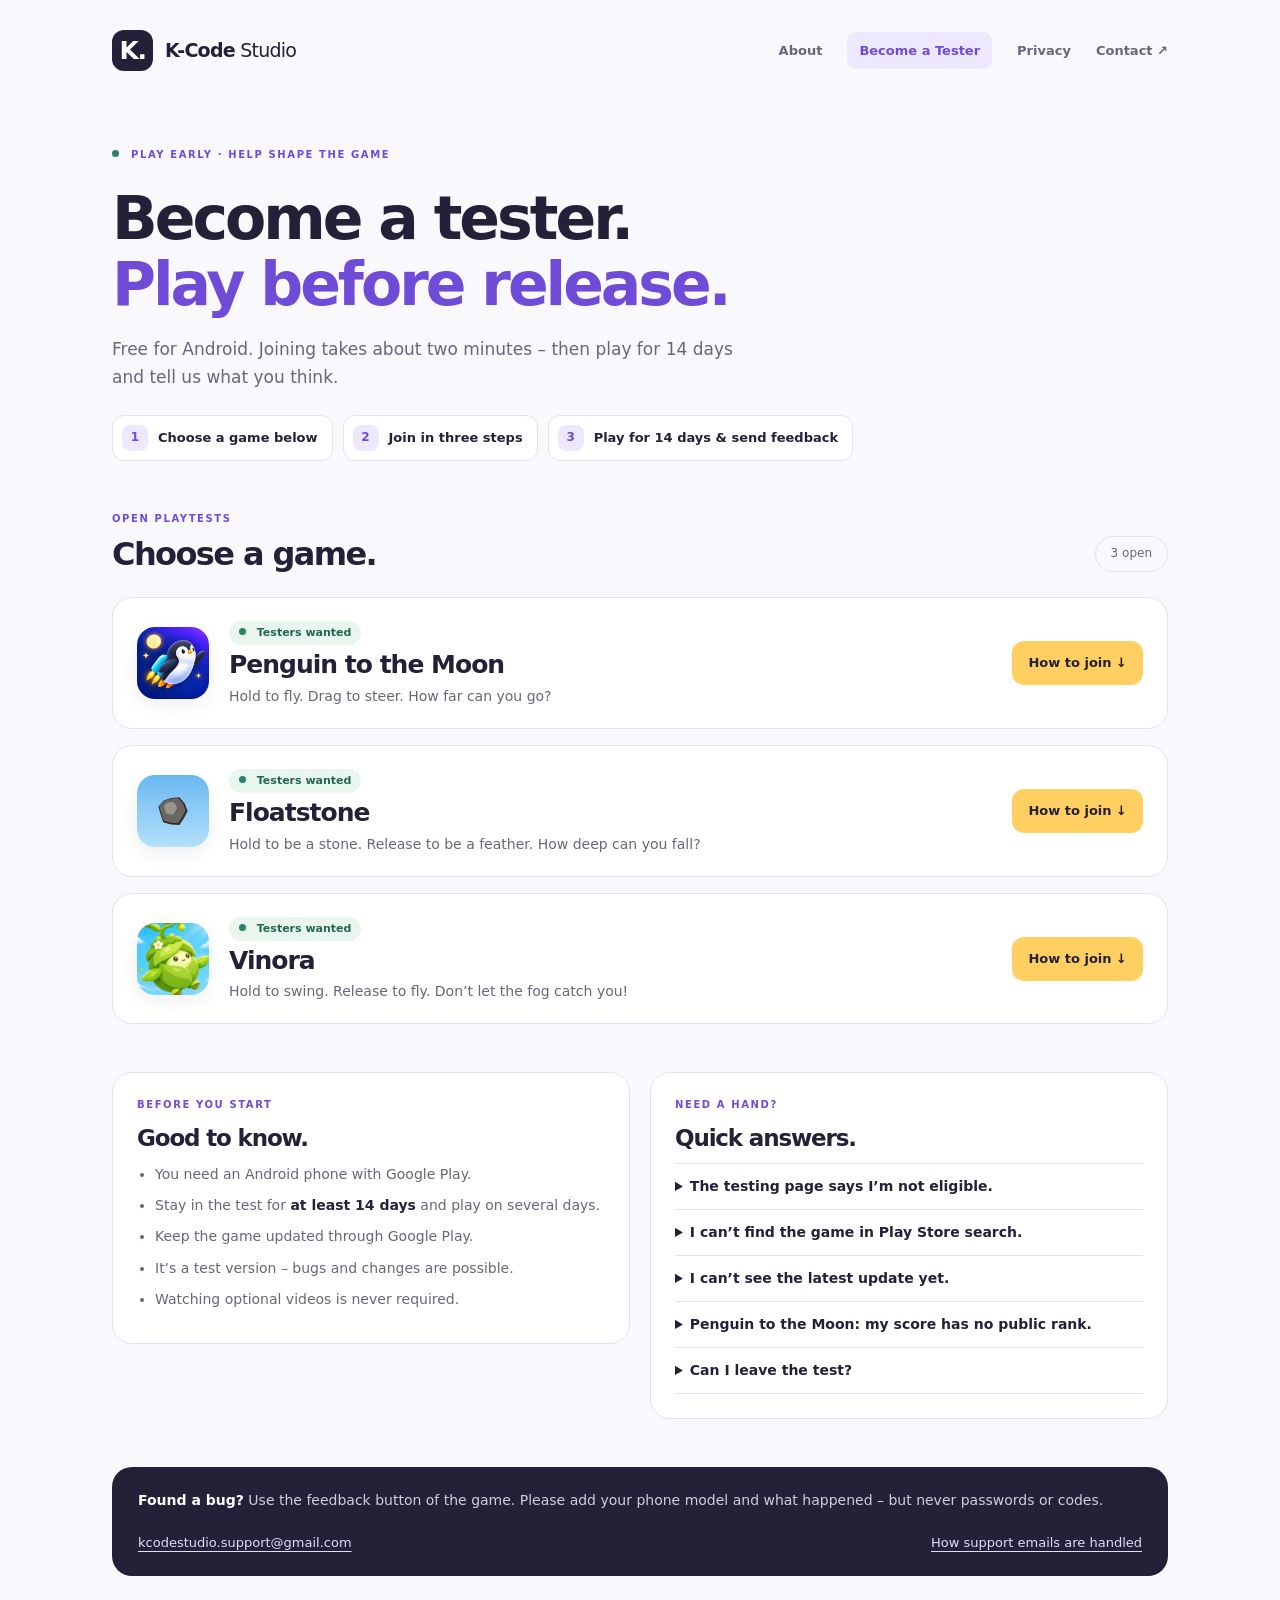
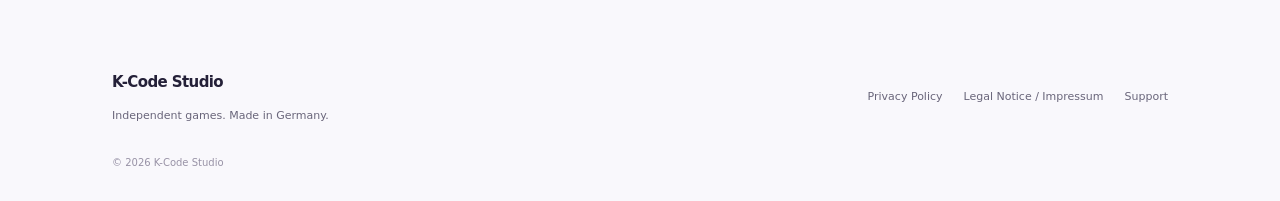
<file: testers.html>
<!doctype html><html lang="en"><head><meta charset="utf-8">
<meta name="viewport" content="width=device-width,initial-scale=1"><meta name="referrer" content="no-referrer">
<meta name="robots" content="noindex,follow"><meta http-equiv="Content-Security-Policy" content="default-src 'none'; img-src 'self'; style-src 'self'; base-uri 'none'; form-action 'none'">
<title>Become a Tester · K-Code Studio</title><meta name="description" content="Test Penguin to the Moon, Floatstone and Vinora on Android. Join our Google Group, enroll in the Google Play test and send feedback to K-Code Studio.">
<link rel="stylesheet" href="studio.css?v=3"><link rel="icon" type="image/png" sizes="32x32" href="favicon-32.png"><link rel="icon" type="image/png" sizes="192x192" href="favicon-192.png"><link rel="apple-touch-icon" href="apple-touch-icon.png"><link rel="stylesheet" href="testers.css?v=4"></head><body>
<a class="skip" href="#main">Skip to content</a><header class="site-header"><a class="brand" href="./" aria-label="K-Code Studio home"><span class="brand-mark" aria-hidden="true">K.</span><span>K-Code<span class="brand-light"> Studio</span></span></a>
<nav aria-label="Main navigation"><a href="./#about">About</a><a class="tester-nav" href="testers.html" aria-current="page">Become a Tester</a><a href="privacy/">Privacy</a><a href="mailto:kcodestudio.support@gmail.com">Contact <span aria-hidden="true">↗</span></a></nav></header>
<main id="main"><section class="tester-hero">
  <p class="eyebrow"><span class="live-dot" aria-hidden="true"></span> PLAY EARLY · HELP SHAPE THE GAME</p>
  <h1>Become a tester.<br><em>Play before release.</em></h1>
  <p class="tester-lead">Free for Android. Joining takes about two minutes – then play for 14 days and tell us what you think.</p>
  <ol class="quick-steps" aria-label="How it works"><li><b>1</b>Choose a game below</li><li><b>2</b>Join in three steps</li><li><b>3</b>Play for 14 days &amp; send feedback</li></ol>
</section>

<section id="open-tests" class="tester-section" aria-labelledby="open-title">
  <div class="section-heading"><div><p class="eyebrow">OPEN PLAYTESTS</p><h2 id="open-title">Choose a game.</h2></div><span class="quiet-pill">3 open</span></div>

  <details class="test-game" id="penguin">
    <summary><img src="tester-penguin.png" width="100" height="100" alt="Penguin to the Moon app icon"><div class="tg-text"><span class="test-status"><span class="live-dot" aria-hidden="true"></span> Testers wanted</span><h3>Penguin to the Moon</h3><p>Hold to fly. Drag to steer. How far can you go?</p></div><span class="tg-toggle"><span class="show">How to join ↓</span><span class="hide">Hide details ↑</span></span></summary>
    <div class="tg-body">
      <p class="test-description">Fly past changing obstacles, collect coins and take on challenges above the clouds. We’re looking for feedback on the controls, performance, menus and anything that gets in the way of a great flight.</p>
      <div class="account-note"><strong>Use one Google account for every step</strong> – the group, the testing page and Google Play on your phone.</div>
      <h4 class="join-heading">Join in three simple steps</h4>
      <ol class="join-steps">
        <li><span class="step-number" aria-hidden="true">01</span><h4>Join the Google Group</h4><p>Sign in and choose <strong>Join group</strong>.</p><a class="button secondary" href="https://groups.google.com/g/kcodestudio-penguin-testers" target="_blank" rel="noopener noreferrer">Join Google Group <span aria-hidden="true">↗</span></a></li>
        <li><span class="step-number" aria-hidden="true">02</span><h4>Become a tester</h4><p>Choose <strong>Become a tester</strong>. The group alone is not enough.</p><a class="button secondary" href="https://play.google.com/apps/testing/com.kcodestudio.penguintothemoon" target="_blank" rel="noopener noreferrer">Become a tester <span aria-hidden="true">↗</span></a></li>
        <li><span class="step-number" aria-hidden="true">03</span><h4>Install &amp; play</h4><p>Install the game with the Google Play link on the testing page.</p><a class="button secondary" href="https://play.google.com/apps/testing/com.kcodestudio.penguintothemoon" target="_blank" rel="noopener noreferrer">Open testing page <span aria-hidden="true">↗</span></a></li>
      </ol>
      <h4 class="join-heading">What to try</h4>
      <ul class="tester-list game-try"><li><strong>Flying:</strong> Does steering feel smooth and responsive?</li><li><strong>Challenges &amp; events:</strong> Try coin rain, rings and the special events. Is anything confusing or unfair?</li><li><strong>Menus &amp; progress:</strong> Check the shop, settings and saved progress after restarting.</li><li><strong>Leaderboards:</strong> Can you sign in and see your online results?</li><li><strong>Optional revive:</strong> If you choose to try it, does the rewarded video return you to the flight correctly?</li><li><strong>Your device:</strong> Tell us about stutters, crashes, cut-off text or buttons that are hard to tap.</li></ul>
      <a class="button primary game-feedback" href="mailto:kcodestudio.support@gmail.com?subject=Penguin%20to%20the%20Moon%20%E2%80%94%20Tester%20feedback&amp;body=Phone%20model%3A%0AAndroid%20version%3A%0AGame%20version%3A%0A%0AWhat%20I%20did%3A%0AWhat%20I%20expected%3A%0AWhat%20happened%3A%0ACan%20I%20repeat%20it%3F%0A%0ASuggestion%20or%20other%20feedback%3A%0A">Send Penguin feedback <span aria-hidden="true">↗</span></a>
    </div>
  </details>

  <details class="test-game" id="floatstone">
    <summary><img src="floatstone/icon.svg" width="100" height="100" alt="Floatstone app icon"><div class="tg-text"><span class="test-status"><span class="live-dot" aria-hidden="true"></span> Testers wanted</span><h3>Floatstone</h3><p>Hold to be a stone. Release to be a feather. How deep can you fall?</p></div><span class="tg-toggle"><span class="show">How to join ↓</span><span class="hide">Hide details ↑</span></span></summary>
    <div class="tg-body">
      <p class="test-description">Smash through glass as a heavy stone, ride the wind as a light feather and slip through gaps in the earth while the ceiling keeps chasing you down. We’re looking for feedback on the one-touch control, the difficulty, performance and anything that feels unfair.</p>
      <div class="account-note"><strong>Use one Google account for every step</strong> – the group, the testing page and Google Play on your phone.</div>
      <h4 class="join-heading">Join in three simple steps</h4>
      <ol class="join-steps">
        <li><span class="step-number" aria-hidden="true">01</span><h4>Join the Google Group</h4><p>Sign in and choose <strong>Join group</strong>.</p><a class="button secondary" href="https://groups.google.com/g/floatstone-testers" target="_blank" rel="noopener noreferrer">Join Google Group <span aria-hidden="true">↗</span></a></li>
        <li><span class="step-number" aria-hidden="true">02</span><h4>Become a tester</h4><p>Choose <strong>Become a tester</strong>. The group alone is not enough.</p><a class="button secondary" href="https://play.google.com/apps/testing/com.kcodestudio.floatstone" target="_blank" rel="noopener noreferrer">Become a tester <span aria-hidden="true">↗</span></a></li>
        <li><span class="step-number" aria-hidden="true">03</span><h4>Install &amp; play</h4><p>Open Floatstone in Google Play on your phone and install it.</p><a class="button secondary" href="https://play.google.com/store/apps/details?id=com.kcodestudio.floatstone" target="_blank" rel="noopener noreferrer">Open in Google Play <span aria-hidden="true">↗</span></a></li>
      </ol>
      <h4 class="join-heading">What to try</h4>
      <ul class="tester-list game-try"><li><strong>Stone &amp; feather:</strong> Does switching between holding and releasing feel instant and clear?</li><li><strong>Glass, wind &amp; earth:</strong> Is it easy to see what you can smash as a stone and where you need to float through a gap?</li><li><strong>The ceiling:</strong> Do you notice the red warning in time before the earth catches you?</li><li><strong>Difficulty:</strong> Too easy, too hard or just right? Tell us your best score and how deep you got.</li><li><strong>Optional continue:</strong> If you choose to try it, does the rewarded video bring you back to the same spot?</li><li><strong>Your device:</strong> Tell us about stutters, crashes, cut-off text or buttons that are hard to tap.</li></ul>
      <a class="button primary game-feedback" href="mailto:kcodestudio.support@gmail.com?subject=Floatstone%20%E2%80%94%20Tester%20feedback&amp;body=Phone%20model%3A%0AAndroid%20version%3A%0AGame%20version%3A%0A%0AWhat%20I%20did%3A%0AWhat%20I%20expected%3A%0AWhat%20happened%3A%0ACan%20I%20repeat%20it%3F%0A%0ABest%20score%3A%0ASuggestion%20or%20other%20feedback%3A%0A">Send Floatstone feedback <span aria-hidden="true">↗</span></a>
    </div>
  </details>

  <details class="test-game" id="vinora">
    <summary><img src="vinora/icon.png" width="100" height="100" alt="Vinora app icon"><div class="tg-text"><span class="test-status"><span class="live-dot" aria-hidden="true"></span> Testers wanted</span><h3>Vinora</h3><p>Hold to swing. Release to fly. Don’t let the fog catch you!</p></div><span class="tg-toggle"><span class="show">How to join ↓</span><span class="hide">Hide details ↑</span></span></summary>
    <div class="tg-body">
      <p class="test-description">Swing from anchor to anchor, let go at the right moment and fly on through the sky while the fog creeps up behind you. We’re looking for feedback on the swing control, the difficulty, performance and anything that feels unfair.</p>
      <div class="account-note"><strong>Use one Google account for every step</strong> – the group, the testing page and Google Play on your phone.</div>
      <h4 class="join-heading">Join in three simple steps</h4>
      <ol class="join-steps">
        <li><span class="step-number" aria-hidden="true">01</span><h4>Join the Google Group</h4><p>Sign in and choose <strong>Join group</strong>.</p><a class="button secondary" href="https://groups.google.com/g/vinora-tester" target="_blank" rel="noopener noreferrer">Join Google Group <span aria-hidden="true">↗</span></a></li>
        <li><span class="step-number" aria-hidden="true">02</span><h4>Become a tester</h4><p>Choose <strong>Become a tester</strong>. The group alone is not enough.</p><a class="button secondary" href="https://play.google.com/apps/testing/com.kcodestudio.vinora" target="_blank" rel="noopener noreferrer">Become a tester <span aria-hidden="true">↗</span></a></li>
        <li><span class="step-number" aria-hidden="true">03</span><h4>Install &amp; play</h4><p>Open Vinora in Google Play on your phone and install it.</p><a class="button secondary" href="https://play.google.com/store/apps/details?id=com.kcodestudio.vinora" target="_blank" rel="noopener noreferrer">Open in Google Play <span aria-hidden="true">↗</span></a></li>
      </ol>
      <h4 class="join-heading">What to try</h4>
      <ul class="tester-list game-try"><li><strong>Swinging:</strong> Does holding to grab an anchor and releasing to fly feel instant and clear?</li><li><strong>Timing:</strong> Is it easy to judge when to let go and which anchor you will reach next?</li><li><strong>The fog:</strong> Do you notice it coming in time, and does it feel fair when it catches you?</li><li><strong>Difficulty:</strong> Too easy, too hard or just right? Tell us your best distance.</li><li><strong>Optional continue:</strong> If you choose to try it, does the rewarded video bring you back into the run correctly?</li><li><strong>Your device:</strong> Tell us about stutters, crashes, cut-off text or buttons that are hard to tap.</li></ul>
      <a class="button primary game-feedback" href="mailto:kcodestudio.support@gmail.com?subject=Vinora%20%E2%80%94%20Tester%20feedback&amp;body=Phone%20model%3A%0AAndroid%20version%3A%0AGame%20version%3A%0A%0AWhat%20I%20did%3A%0AWhat%20I%20expected%3A%0AWhat%20happened%3A%0ACan%20I%20repeat%20it%3F%0A%0ABest%20distance%3A%0ASuggestion%20or%20other%20feedback%3A%0A">Send Vinora feedback <span aria-hidden="true">↗</span></a>
    </div>
  </details>
</section>

<section class="tester-section two-up" aria-label="Testing guidance">
  <div class="tester-box"><p class="eyebrow">BEFORE YOU START</p><h2>Good to know.</h2><ul class="tester-list"><li>You need an Android phone with Google Play.</li><li>Stay in the test for <strong>at least 14 days</strong> and play on several days.</li><li>Keep the game updated through Google Play.</li><li>It’s a test version – bugs and changes are possible.</li><li>Watching optional videos is never required.</li></ul></div>
  <div class="tester-box tester-faq"><p class="eyebrow">NEED A HAND?</p><h2>Quick answers.</h2>
    <details><summary>The testing page says I’m not eligible.</summary><p>Check that you joined the Google Group and use the same Google account everywhere. If membership is pending, wait for approval – access can take a little time to appear.</p></details>
    <details><summary>I can’t find the game in Play Store search.</summary><p>A closed test may not appear in search. Join the test first, then use the Google Play link from the testing page.</p></details>
    <details><summary>I can’t see the latest update yet.</summary><p>A new version must finish Google Play’s review first. Check again later with the same account. You don’t need to uninstall the game.</p></details>
    <details><summary>Penguin to the Moon: my score has no public rank.</summary><p>Check your Google Play Games profile visibility. A private profile may prevent your rank from appearing publicly.</p></details>
    <details><summary>Can I leave the test?</summary><p>Yes, opt out on the Google Play testing page. If possible, finish the 14 days first and send us your feedback.</p></details>
  </div>
</section>

<section class="tester-contact" aria-label="Contact"><p><strong>Found a bug?</strong> Use the feedback button of the game. Please add your phone model and what happened – but never passwords or codes.</p><a href="mailto:kcodestudio.support@gmail.com">kcodestudio.support@gmail.com</a><a href="privacy/#support">How support emails are handled</a></section>
</main><footer><a class="brand footer-brand" href="./">K-Code Studio</a><p>Independent games. Made in Germany.</p><nav aria-label="Legal navigation"><a href="privacy/">Privacy Policy</a><a href="legal.html">Legal Notice / Impressum</a><a href="mailto:kcodestudio.support@gmail.com">Support</a></nav><small>© 2026 K-Code Studio</small></footer></body></html>
</file>
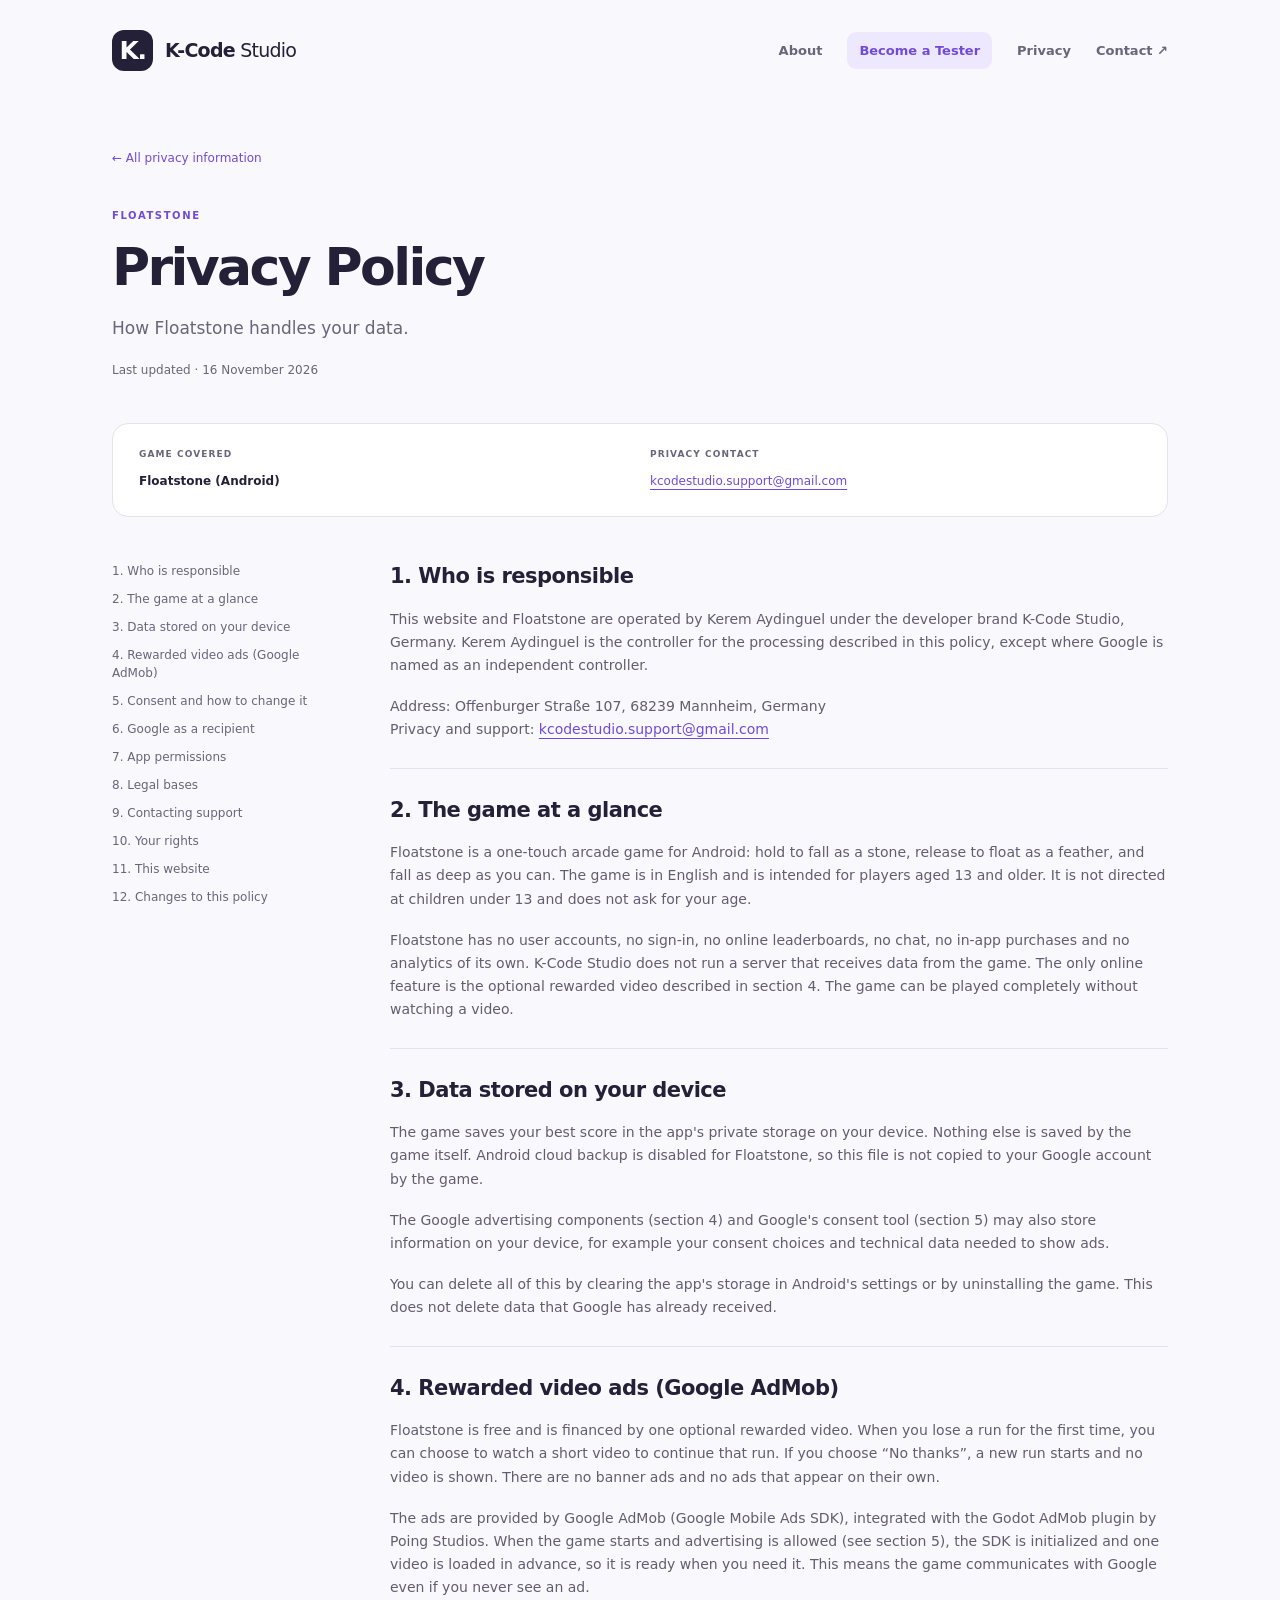
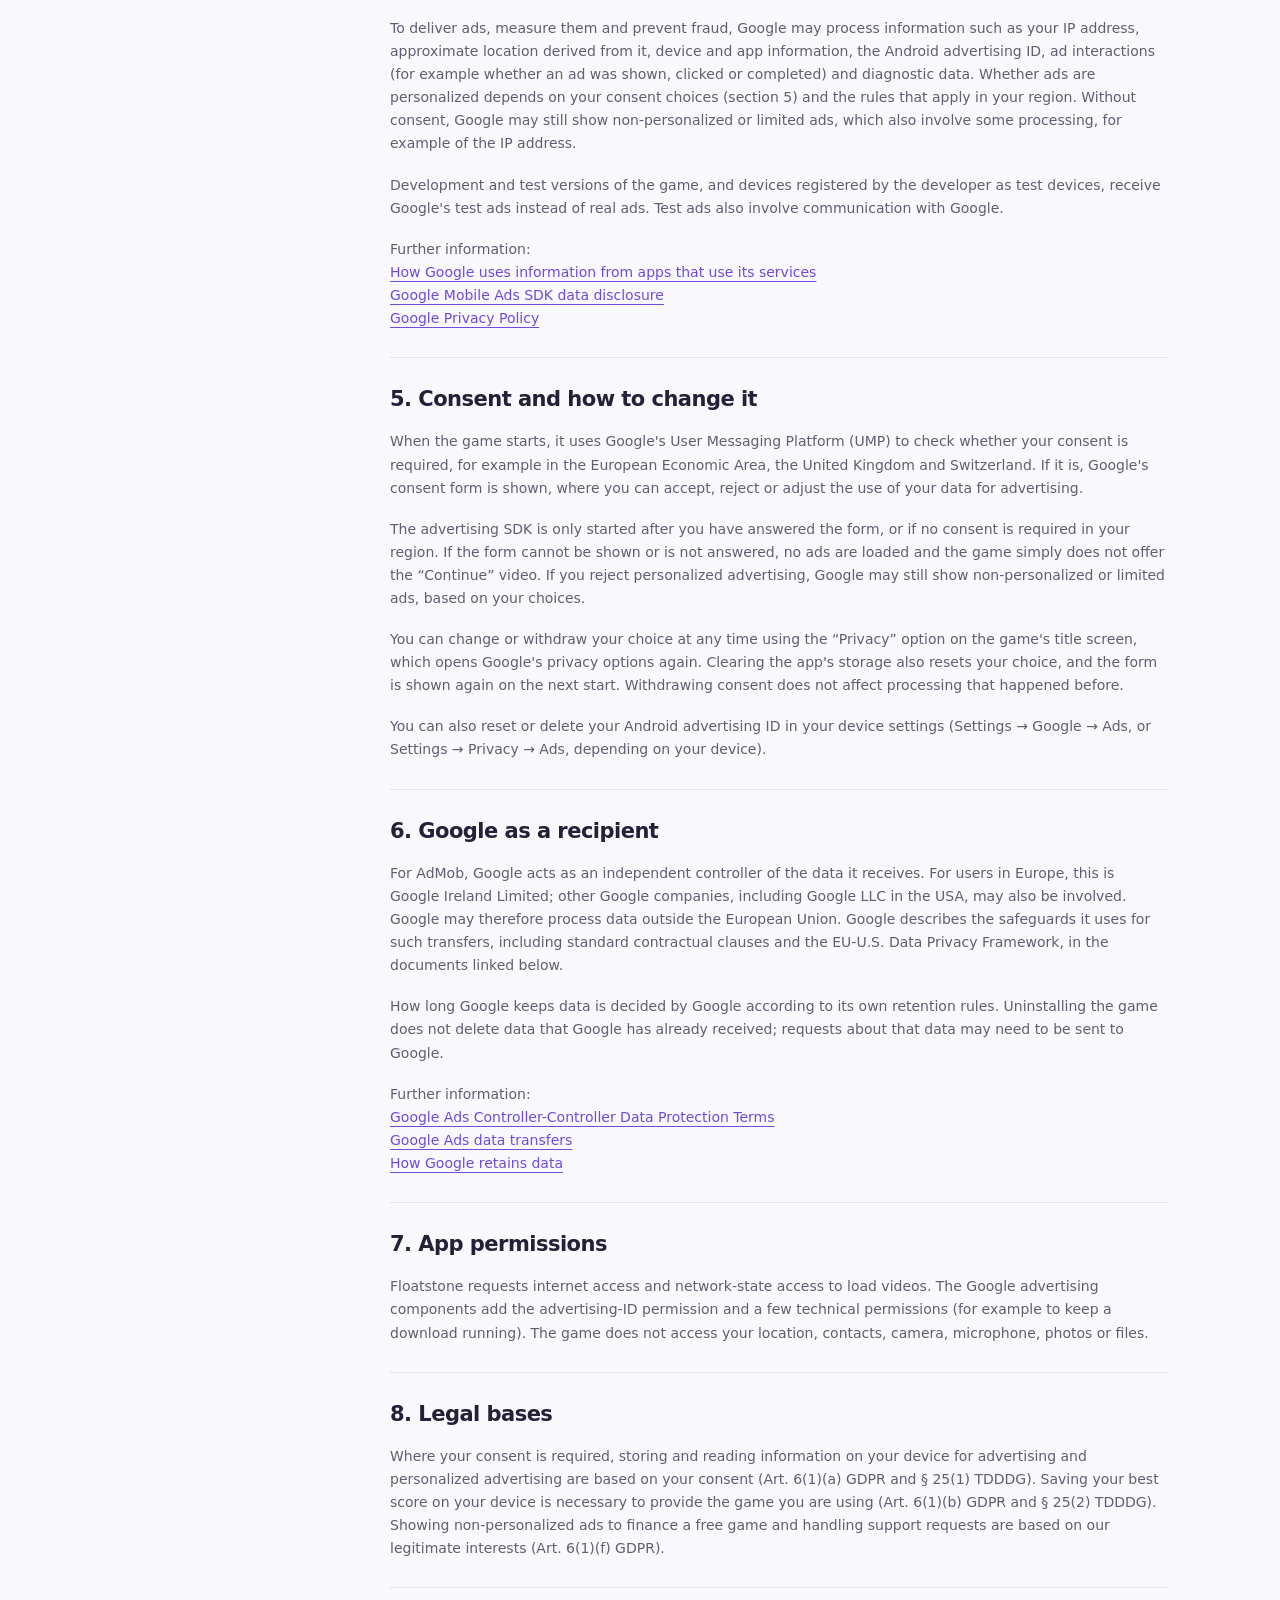
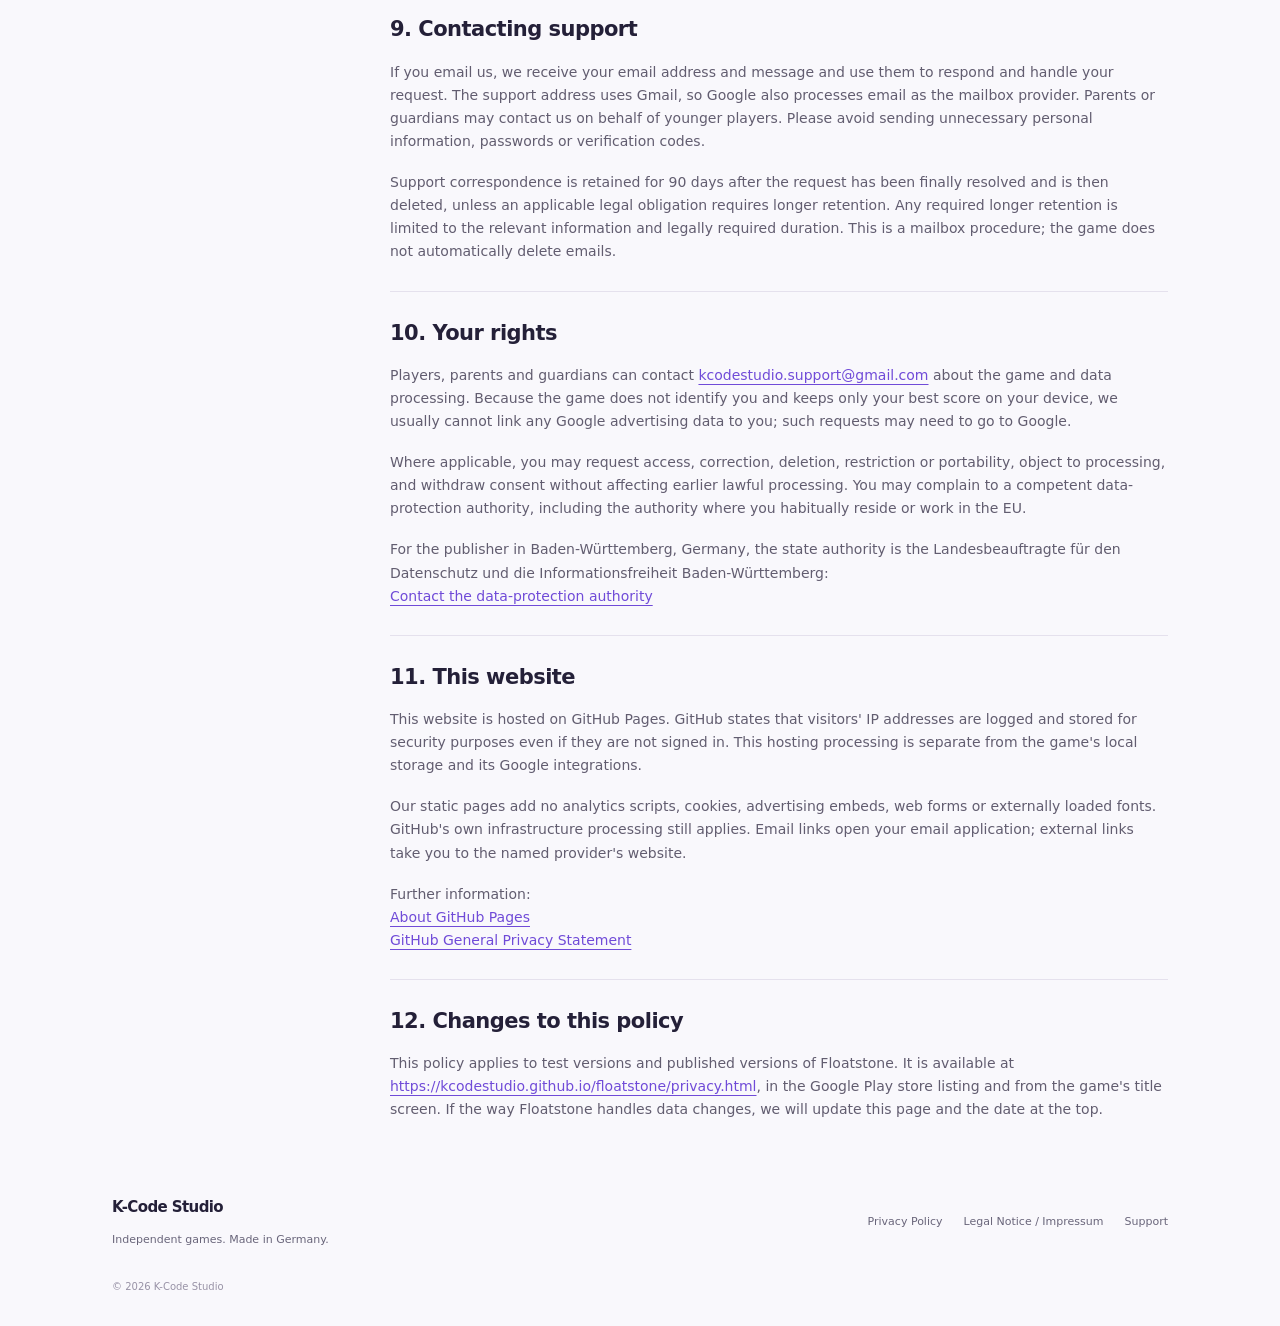
<file: floatstone/privacy.html>
<!doctype html>
<html lang="en"><head><meta charset="utf-8">
<meta name="viewport" content="width=device-width,initial-scale=1"><meta name="referrer" content="no-referrer">
<meta name="robots" content="noindex,follow"><meta http-equiv="Content-Security-Policy" content="default-src 'none'; img-src 'self'; style-src 'self'; base-uri 'none'; form-action 'none'">
<title>Floatstone Privacy Policy · K-Code Studio</title><meta name="description" content="Privacy policy for Floatstone, an Android game by K-Code Studio.">
<link rel="stylesheet" href="../studio.css?v=3"><link rel="icon" href="icon.svg"><link rel="stylesheet" href="../testers.css?v=4"></head><body>
<!-- Erzeugt von .privacy/build.js - Text in .privacy/games.js, hub.js bzw. blocks.js aendern. -->
<a class="skip" href="#main">Skip to content</a><header class="site-header"><a class="brand" href="../" aria-label="K-Code Studio home"><span class="brand-mark" aria-hidden="true">K.</span><span>K-Code<span class="brand-light"> Studio</span></span></a>
<nav aria-label="Main navigation"><a href="../#about">About</a><a class="tester-nav" href="../testers.html">Become a Tester</a><a href="../privacy/">Privacy</a><a href="mailto:kcodestudio.support@gmail.com">Contact <span aria-hidden="true">↗</span></a></nav></header>
<main id="main"><div class="document-intro"><a class="back-link" href="../privacy/">← All privacy information</a><p class="eyebrow">FLOATSTONE</p><h1>Privacy Policy</h1><p>How Floatstone handles your data.</p><span class="updated">Last updated · 16 November 2026</span></div>
<div class="policy-summary"><div><span>GAME COVERED</span><strong>Floatstone (Android)</strong></div><div><span>PRIVACY CONTACT</span><a href="mailto:kcodestudio.support@gmail.com">kcodestudio.support@gmail.com</a></div></div>
<div class="policy-grid"><aside><nav aria-label="Policy contents">
<a href="#who">1. Who is responsible</a>
<a href="#overview">2. The game at a glance</a>
<a href="#device">3. Data stored on your device</a>
<a href="#ads">4. Rewarded video ads (Google AdMob)</a>
<a href="#consent">5. Consent and how to change it</a>
<a href="#google">6. Google as a recipient</a>
<a href="#permissions">7. App permissions</a>
<a href="#legal">8. Legal bases</a>
<a href="#support">9. Contacting support</a>
<a href="#rights">10. Your rights</a>
<a href="#website">11. This website</a>
<a href="#changes">12. Changes to this policy</a>
</nav></aside><article class="policy-content">

<section id="who"><h2>1. Who is responsible</h2><p>This website and Floatstone are operated by Kerem Aydinguel under the developer brand K-Code Studio, Germany. Kerem Aydinguel is the controller for the processing described in this policy, except where Google is named as an independent controller.</p>
<p>Address: Offenburger Straße 107, 68239 Mannheim, Germany<br>Privacy and support: <a href="mailto:kcodestudio.support@gmail.com">kcodestudio.support@gmail.com</a></p></section>

<section id="overview"><h2>2. The game at a glance</h2><p>Floatstone is a one-touch arcade game for Android: hold to fall as a stone, release to float as a feather, and fall as deep as you can. The game is in English and is intended for players aged 13 and older. It is not directed at children under 13 and does not ask for your age.</p>
<p>Floatstone has no user accounts, no sign-in, no online leaderboards, no chat, no in-app purchases and no analytics of its own. K-Code Studio does not run a server that receives data from the game. The only online feature is the optional rewarded video described in section 4. The game can be played completely without watching a video.</p></section>

<section id="device"><h2>3. Data stored on your device</h2><p>The game saves your best score in the app's private storage on your device. Nothing else is saved by the game itself. Android cloud backup is disabled for Floatstone, so this file is not copied to your Google account by the game.</p>

<p>The Google advertising components (section 4) and Google's consent tool (section 5) may also store information on your device, for example your consent choices and technical data needed to show ads.</p>
<p>You can delete all of this by clearing the app's storage in Android's settings or by uninstalling the game. This does not delete data that Google has already received.</p></section>

<section id="ads"><h2>4. Rewarded video ads (Google AdMob)</h2><p>Floatstone is free and is financed by one optional rewarded video. When you lose a run for the first time, you can choose to watch a short video to continue that run. If you choose “No thanks”, a new run starts and no video is shown. There are no banner ads and no ads that appear on their own.</p>

<p>The ads are provided by Google AdMob (Google Mobile Ads SDK), integrated with the Godot AdMob plugin by Poing Studios. When the game starts and advertising is allowed (see section 5), the SDK is initialized and one video is loaded in advance, so it is ready when you need it. This means the game communicates with Google even if you never see an ad.</p>
<p>To deliver ads, measure them and prevent fraud, Google may process information such as your IP address, approximate location derived from it, device and app information, the Android advertising ID, ad interactions (for example whether an ad was shown, clicked or completed) and diagnostic data. Whether ads are personalized depends on your consent choices (section 5) and the rules that apply in your region. Without consent, Google may still show non-personalized or limited ads, which also involve some processing, for example of the IP address.</p>
<p>Development and test versions of the game, and devices registered by the developer as test devices, receive Google's test ads instead of real ads. Test ads also involve communication with Google.</p>
<p>Further information:<br><a href="https://policies.google.com/technologies/partner-sites">How Google uses information from apps that use its services</a><br><a href="https://developers.google.com/admob/android/privacy/play-data-disclosure">Google Mobile Ads SDK data disclosure</a><br><a href="https://policies.google.com/privacy">Google Privacy Policy</a></p></section>

<section id="consent"><h2>5. Consent and how to change it</h2><p>When the game starts, it uses Google's User Messaging Platform (UMP) to check whether your consent is required, for example in the European Economic Area, the United Kingdom and Switzerland. If it is, Google's consent form is shown, where you can accept, reject or adjust the use of your data for advertising.</p>
<p>The advertising SDK is only started after you have answered the form, or if no consent is required in your region. If the form cannot be shown or is not answered, no ads are loaded and the game simply does not offer the “Continue” video. If you reject personalized advertising, Google may still show non-personalized or limited ads, based on your choices.</p>
<p>You can change or withdraw your choice at any time using the “Privacy” option on the game's title screen, which opens Google's privacy options again. Clearing the app's storage also resets your choice, and the form is shown again on the next start. Withdrawing consent does not affect processing that happened before.</p>
<p>You can also reset or delete your Android advertising ID in your device settings (Settings → Google → Ads, or Settings → Privacy → Ads, depending on your device).</p></section>

<section id="google"><h2>6. Google as a recipient</h2><p>For AdMob, Google acts as an independent controller of the data it receives. For users in Europe, this is Google Ireland Limited; other Google companies, including Google LLC in the USA, may also be involved. Google may therefore process data outside the European Union. Google describes the safeguards it uses for such transfers, including standard contractual clauses and the EU-U.S. Data Privacy Framework, in the documents linked below.</p>
<p>How long Google keeps data is decided by Google according to its own retention rules. Uninstalling the game does not delete data that Google has already received; requests about that data may need to be sent to Google.</p>
<p>Further information:<br><a href="https://business.safety.google/adscontrollerterms/">Google Ads Controller-Controller Data Protection Terms</a><br><a href="https://business.safety.google/adsdatatransfers/">Google Ads data transfers</a><br><a href="https://policies.google.com/technologies/retention">How Google retains data</a></p></section>

<section id="permissions"><h2>7. App permissions</h2><p>Floatstone requests internet access and network-state access to load videos. The Google advertising components add the advertising-ID permission and a few technical permissions (for example to keep a download running). The game does not access your location, contacts, camera, microphone, photos or files.</p></section>

<section id="legal"><h2>8. Legal bases</h2><p>Where your consent is required, storing and reading information on your device for advertising and personalized advertising are based on your consent (Art. 6(1)(a) GDPR and § 25(1) TDDDG). Saving your best score on your device is necessary to provide the game you are using (Art. 6(1)(b) GDPR and § 25(2) TDDDG). Showing non-personalized ads to finance a free game and handling support requests are based on our legitimate interests (Art. 6(1)(f) GDPR).</p></section>

<section id="support"><h2>9. Contacting support</h2><p>If you email us, we receive your email address and message and use them to respond and handle your request. The support address uses Gmail, so Google also processes email as the mailbox provider. Parents or guardians may contact us on behalf of younger players. Please avoid sending unnecessary personal information, passwords or verification codes.</p>
<p>Support correspondence is retained for 90 days after the request has been finally resolved and is then deleted, unless an applicable legal obligation requires longer retention. Any required longer retention is limited to the relevant information and legally required duration. This is a mailbox procedure; the game does not automatically delete emails.</p></section>

<section id="rights"><h2>10. Your rights</h2><p>Players, parents and guardians can contact <a href="mailto:kcodestudio.support@gmail.com">kcodestudio.support@gmail.com</a> about the game and data processing. Because the game does not identify you and keeps only your best score on your device, we usually cannot link any Google advertising data to you; such requests may need to go to Google.</p>

<p>Where applicable, you may request access, correction, deletion, restriction or portability, object to processing, and withdraw consent without affecting earlier lawful processing. You may complain to a competent data-protection authority, including the authority where you habitually reside or work in the EU.</p>
<p>For the publisher in Baden-Württemberg, Germany, the state authority is the Landesbeauftragte für den Datenschutz und die Informationsfreiheit Baden-Württemberg:<br><a href="https://www.baden-wuerttemberg.datenschutz.de/kontakt-aufnehmen/">Contact the data-protection authority</a></p></section>

<section id="website"><h2>11. This website</h2><p>This website is hosted on GitHub Pages. GitHub states that visitors' IP addresses are logged and stored for security purposes even if they are not signed in. This hosting processing is separate from the game's local storage and its Google integrations.</p>
<p>Our static pages add no analytics scripts, cookies, advertising embeds, web forms or externally loaded fonts. GitHub's own infrastructure processing still applies. Email links open your email application; external links take you to the named provider's website.</p>
<p>Further information:<br><a href="https://docs.github.com/en/pages/getting-started-with-github-pages/what-is-github-pages">About GitHub Pages</a><br><a href="https://docs.github.com/en/site-policy/privacy-policies/github-general-privacy-statement">GitHub General Privacy Statement</a></p></section>

<section id="changes"><h2>12. Changes to this policy</h2><p>This policy applies to test versions and published versions of Floatstone. It is available at <a href="https://kcodestudio.github.io/floatstone/privacy.html">https://kcodestudio.github.io/floatstone/privacy.html</a>, in the Google Play store listing and from the game's title screen. If the way Floatstone handles data changes, we will update this page and the date at the top.</p></section>

</article></div></main><footer><a class="brand footer-brand" href="../">K-Code Studio</a><p>Independent games. Made in Germany.</p><nav aria-label="Legal navigation"><a href="../privacy/">Privacy Policy</a><a href="../legal.html">Legal Notice / Impressum</a><a href="mailto:kcodestudio.support@gmail.com">Support</a></nav><small>© 2026 K-Code Studio</small></footer></body></html>
</file>
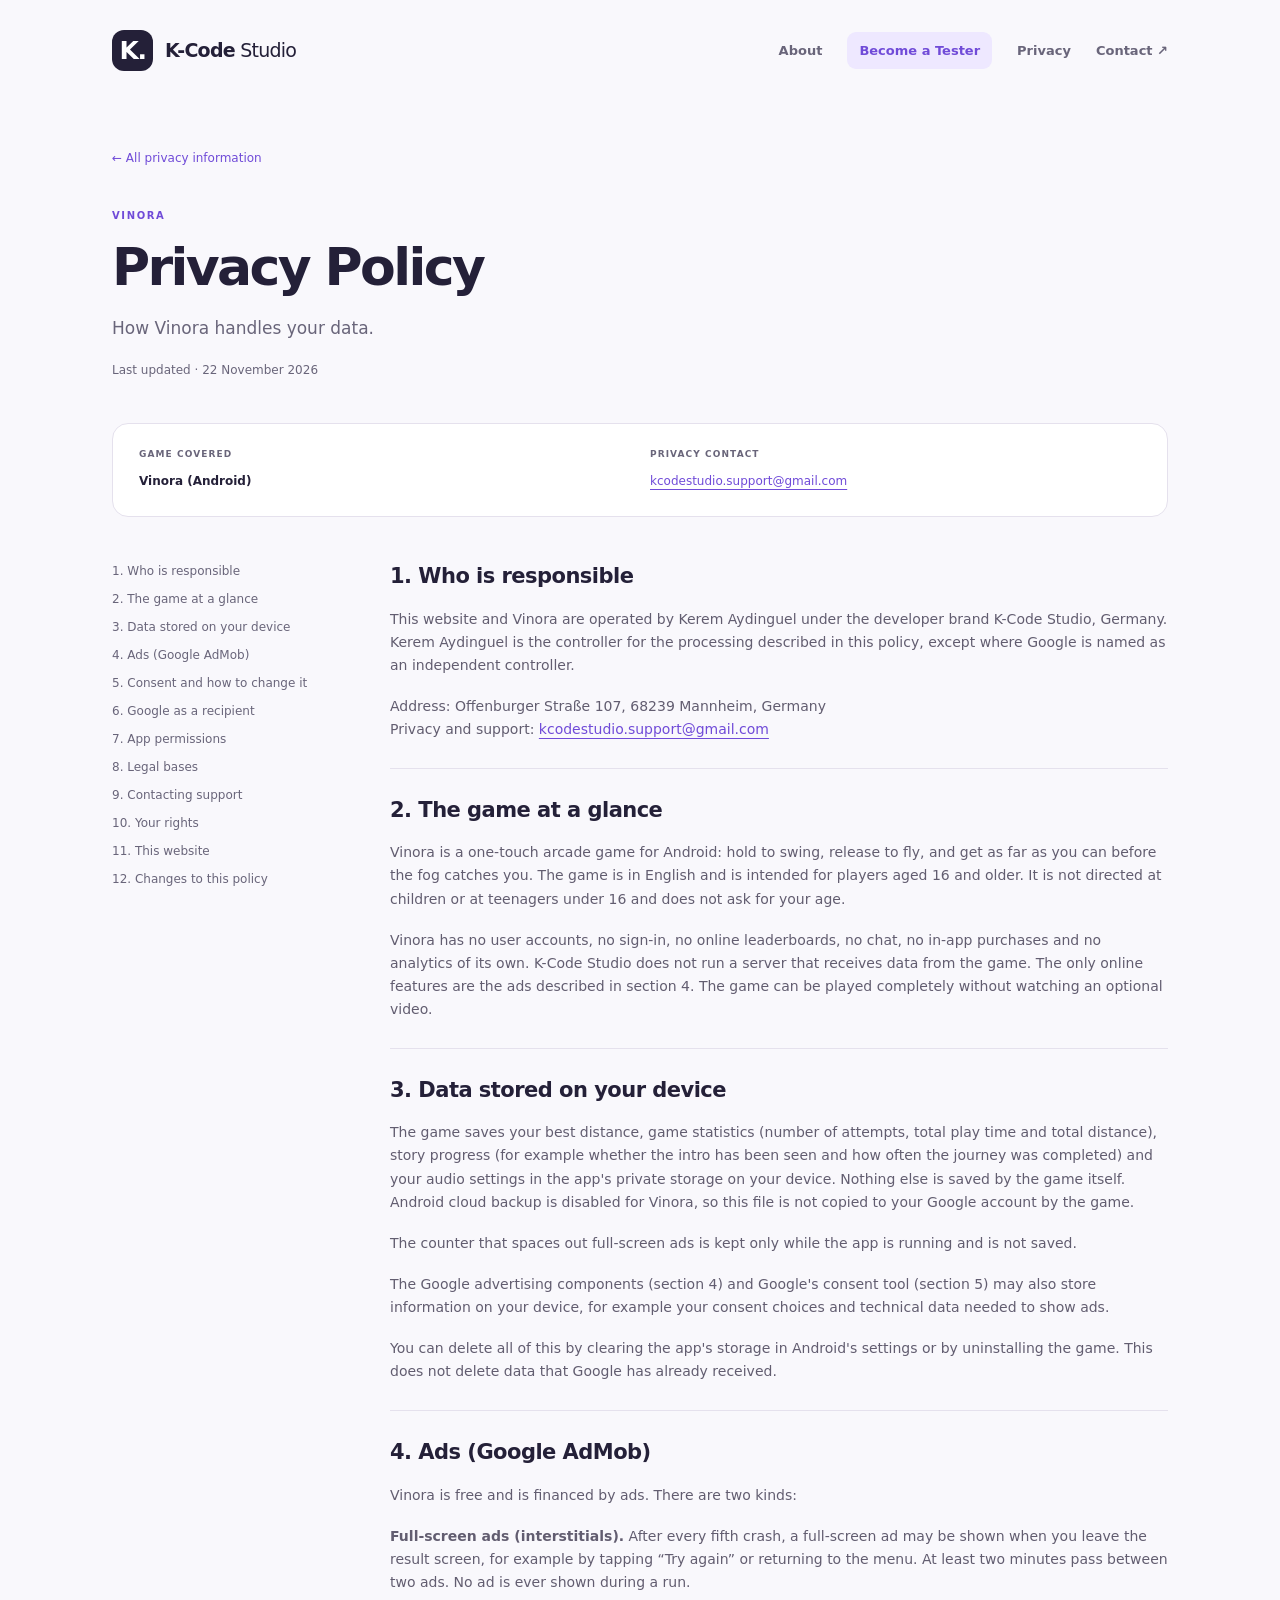
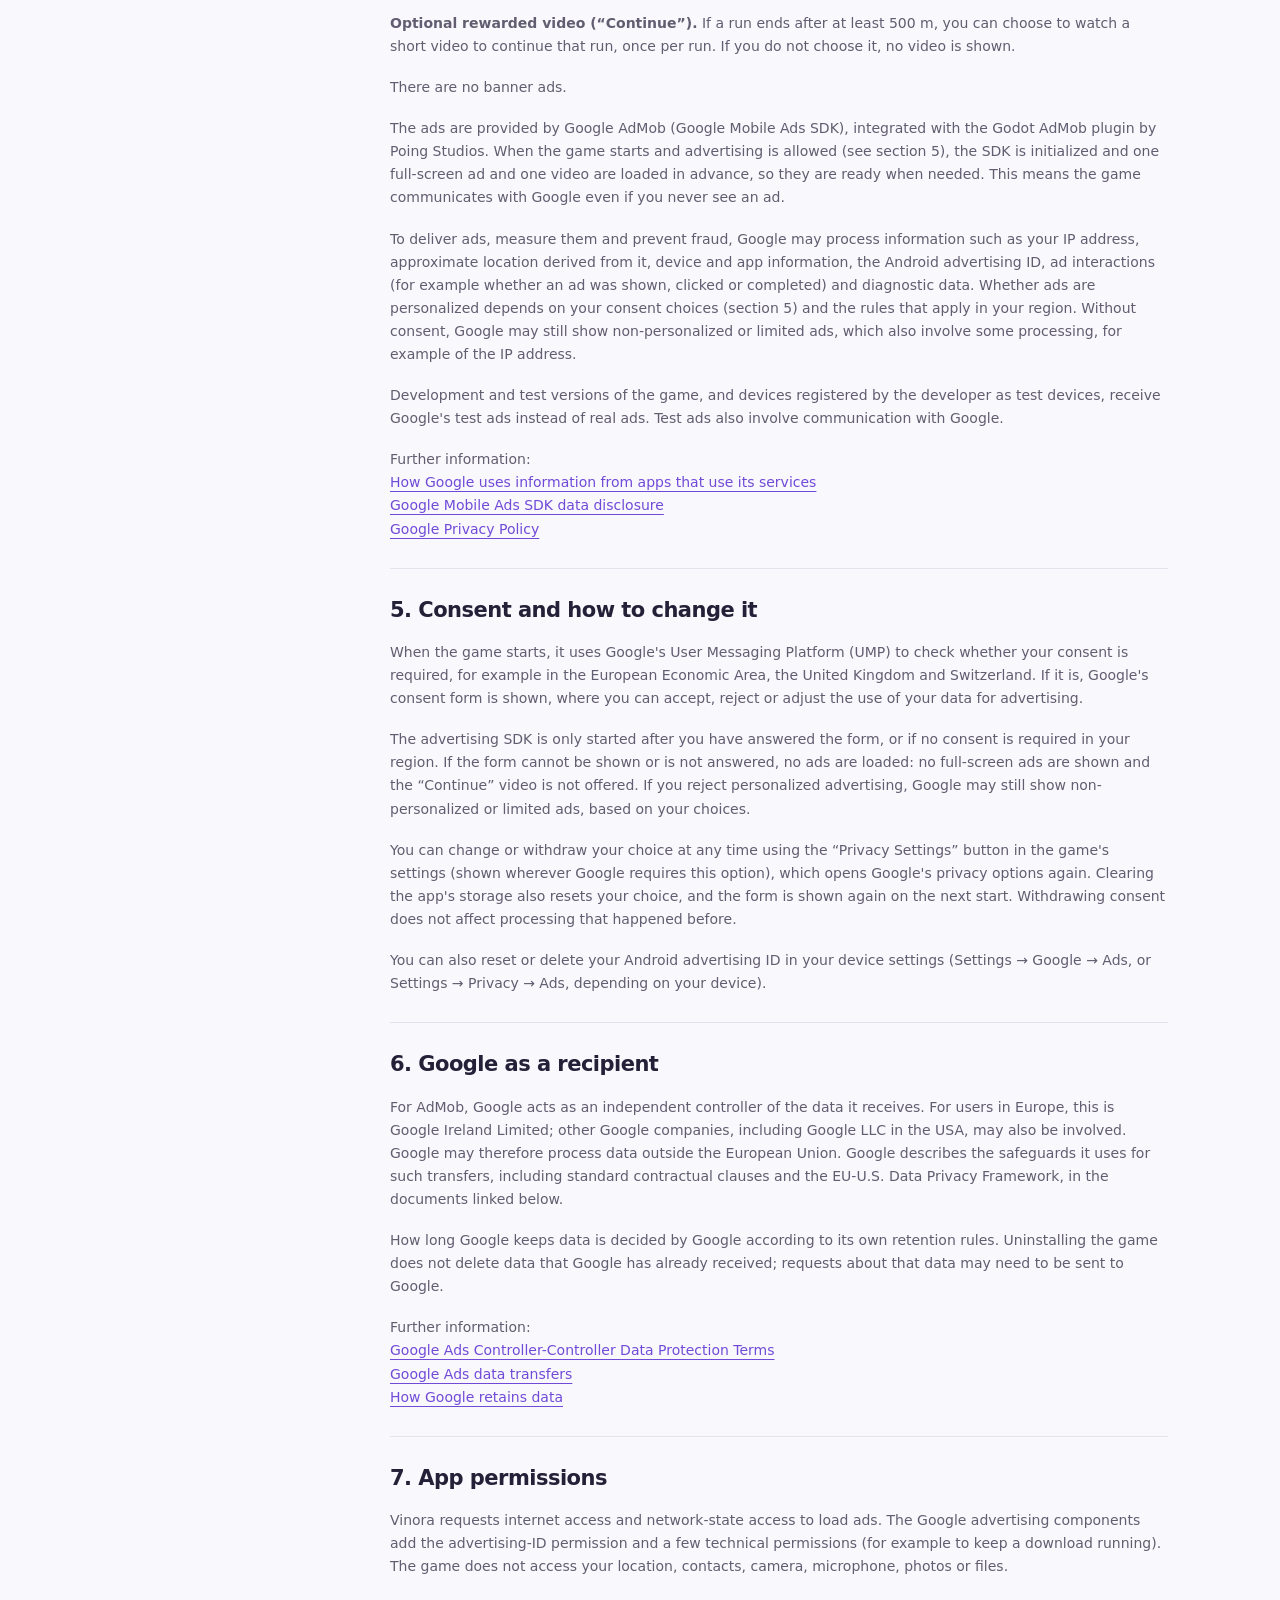
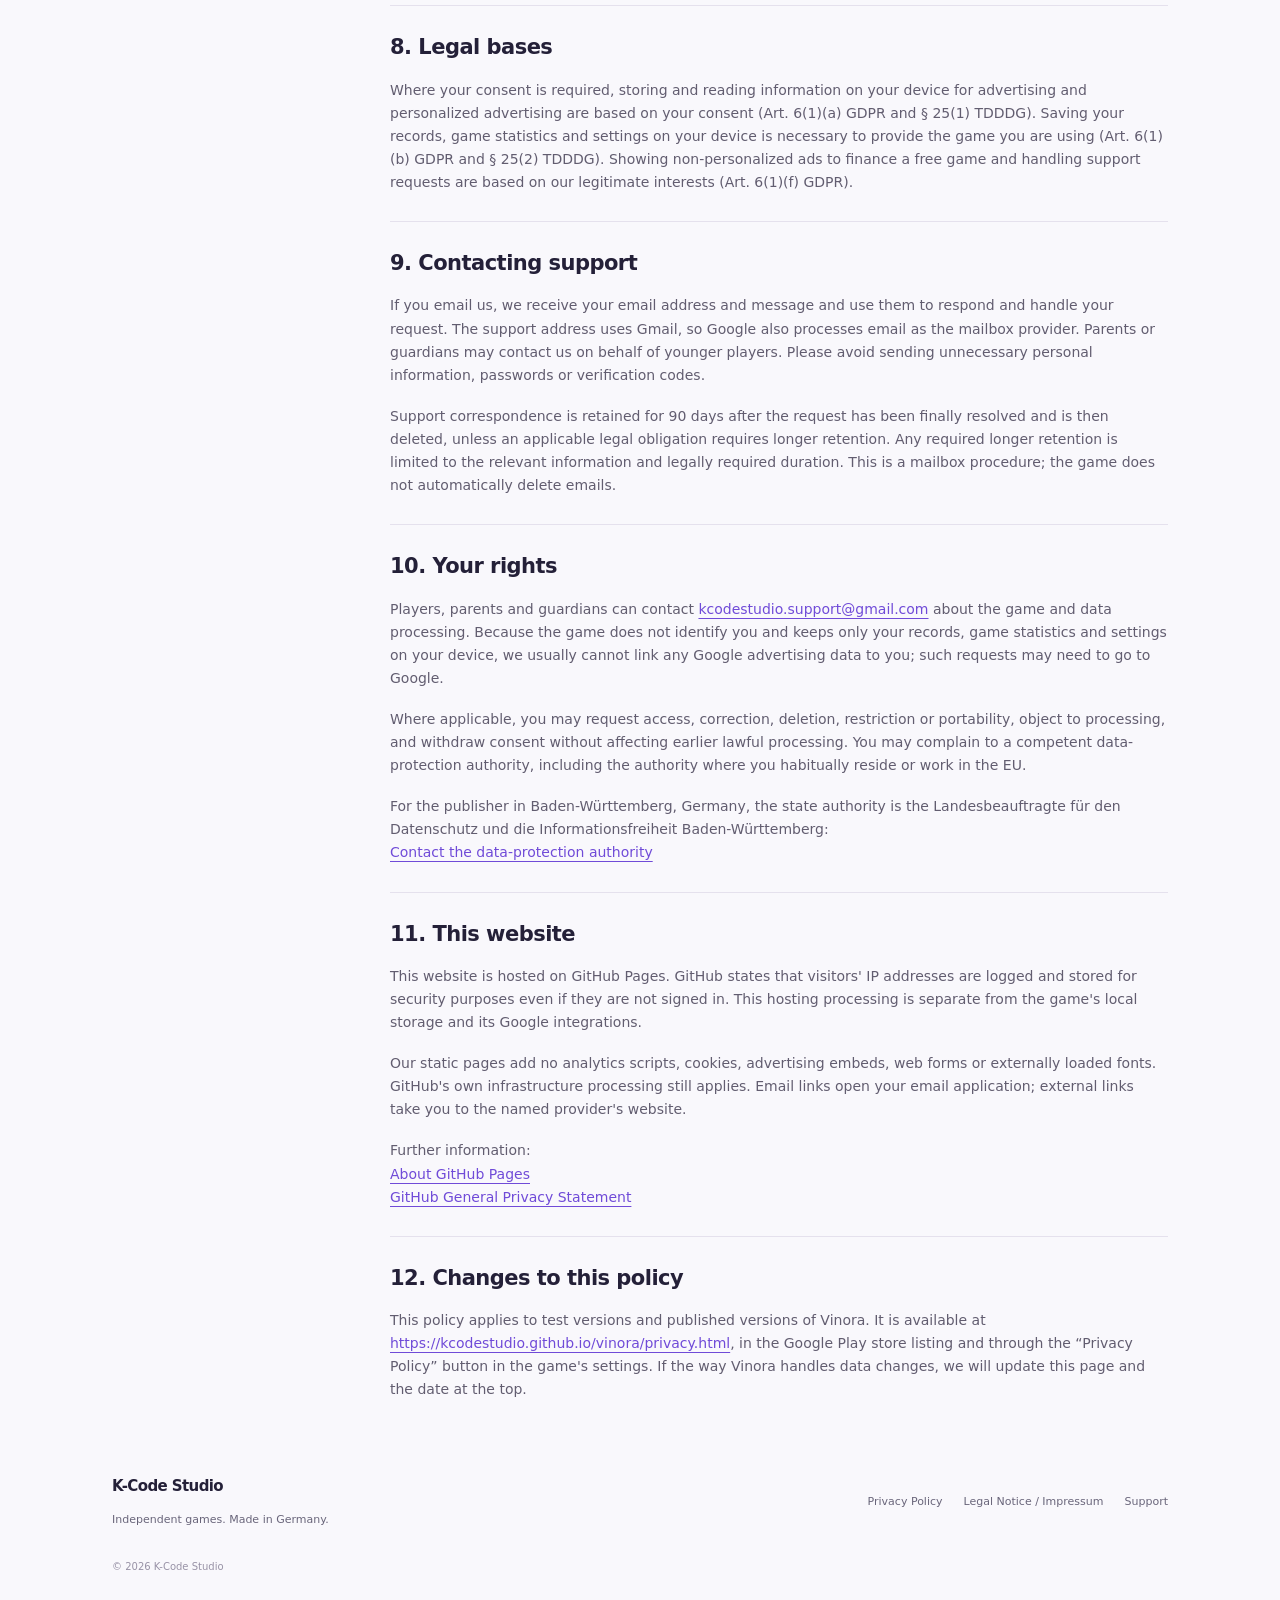
<file: vinora/privacy.html>
<!doctype html>
<html lang="en"><head><meta charset="utf-8">
<meta name="viewport" content="width=device-width,initial-scale=1"><meta name="referrer" content="no-referrer">
<meta name="robots" content="noindex,follow"><meta http-equiv="Content-Security-Policy" content="default-src 'none'; img-src 'self'; style-src 'self'; base-uri 'none'; form-action 'none'">
<title>Vinora Privacy Policy · K-Code Studio</title><meta name="description" content="Privacy policy for Vinora, an Android game by K-Code Studio.">
<link rel="stylesheet" href="../studio.css?v=3"><link rel="icon" href="icon.png"><link rel="stylesheet" href="../testers.css?v=4"></head><body>
<!-- Erzeugt von .privacy/build.js - Text in .privacy/games.js, hub.js bzw. blocks.js aendern. -->
<a class="skip" href="#main">Skip to content</a><header class="site-header"><a class="brand" href="../" aria-label="K-Code Studio home"><span class="brand-mark" aria-hidden="true">K.</span><span>K-Code<span class="brand-light"> Studio</span></span></a>
<nav aria-label="Main navigation"><a href="../#about">About</a><a class="tester-nav" href="../testers.html">Become a Tester</a><a href="../privacy/">Privacy</a><a href="mailto:kcodestudio.support@gmail.com">Contact <span aria-hidden="true">↗</span></a></nav></header>
<main id="main"><div class="document-intro"><a class="back-link" href="../privacy/">← All privacy information</a><p class="eyebrow">VINORA</p><h1>Privacy Policy</h1><p>How Vinora handles your data.</p><span class="updated">Last updated · 22 November 2026</span></div>
<div class="policy-summary"><div><span>GAME COVERED</span><strong>Vinora (Android)</strong></div><div><span>PRIVACY CONTACT</span><a href="mailto:kcodestudio.support@gmail.com">kcodestudio.support@gmail.com</a></div></div>
<div class="policy-grid"><aside><nav aria-label="Policy contents">
<a href="#who">1. Who is responsible</a>
<a href="#overview">2. The game at a glance</a>
<a href="#device">3. Data stored on your device</a>
<a href="#ads">4. Ads (Google AdMob)</a>
<a href="#consent">5. Consent and how to change it</a>
<a href="#google">6. Google as a recipient</a>
<a href="#permissions">7. App permissions</a>
<a href="#legal">8. Legal bases</a>
<a href="#support">9. Contacting support</a>
<a href="#rights">10. Your rights</a>
<a href="#website">11. This website</a>
<a href="#changes">12. Changes to this policy</a>
</nav></aside><article class="policy-content">

<section id="who"><h2>1. Who is responsible</h2><p>This website and Vinora are operated by Kerem Aydinguel under the developer brand K-Code Studio, Germany. Kerem Aydinguel is the controller for the processing described in this policy, except where Google is named as an independent controller.</p>
<p>Address: Offenburger Straße 107, 68239 Mannheim, Germany<br>Privacy and support: <a href="mailto:kcodestudio.support@gmail.com">kcodestudio.support@gmail.com</a></p></section>

<section id="overview"><h2>2. The game at a glance</h2><p>Vinora is a one-touch arcade game for Android: hold to swing, release to fly, and get as far as you can before the fog catches you. The game is in English and is intended for players aged 16 and older. It is not directed at children or at teenagers under 16 and does not ask for your age.</p>
<p>Vinora has no user accounts, no sign-in, no online leaderboards, no chat, no in-app purchases and no analytics of its own. K-Code Studio does not run a server that receives data from the game. The only online features are the ads described in section 4. The game can be played completely without watching an optional video.</p></section>

<section id="device"><h2>3. Data stored on your device</h2><p>The game saves your best distance, game statistics (number of attempts, total play time and total distance), story progress (for example whether the intro has been seen and how often the journey was completed) and your audio settings in the app's private storage on your device. Nothing else is saved by the game itself. Android cloud backup is disabled for Vinora, so this file is not copied to your Google account by the game.</p>
<p>The counter that spaces out full-screen ads is kept only while the app is running and is not saved.</p>

<p>The Google advertising components (section 4) and Google's consent tool (section 5) may also store information on your device, for example your consent choices and technical data needed to show ads.</p>
<p>You can delete all of this by clearing the app's storage in Android's settings or by uninstalling the game. This does not delete data that Google has already received.</p></section>

<section id="ads"><h2>4. Ads (Google AdMob)</h2><p>Vinora is free and is financed by ads. There are two kinds:</p>
<p><strong>Full-screen ads (interstitials).</strong> After every fifth crash, a full-screen ad may be shown when you leave the result screen, for example by tapping “Try again” or returning to the menu. At least two minutes pass between two ads. No ad is ever shown during a run.</p>
<p><strong>Optional rewarded video (“Continue”).</strong> If a run ends after at least 500 m, you can choose to watch a short video to continue that run, once per run. If you do not choose it, no video is shown.</p>
<p>There are no banner ads.</p>

<p>The ads are provided by Google AdMob (Google Mobile Ads SDK), integrated with the Godot AdMob plugin by Poing Studios. When the game starts and advertising is allowed (see section 5), the SDK is initialized and one full-screen ad and one video are loaded in advance, so they are ready when needed. This means the game communicates with Google even if you never see an ad.</p>
<p>To deliver ads, measure them and prevent fraud, Google may process information such as your IP address, approximate location derived from it, device and app information, the Android advertising ID, ad interactions (for example whether an ad was shown, clicked or completed) and diagnostic data. Whether ads are personalized depends on your consent choices (section 5) and the rules that apply in your region. Without consent, Google may still show non-personalized or limited ads, which also involve some processing, for example of the IP address.</p>
<p>Development and test versions of the game, and devices registered by the developer as test devices, receive Google's test ads instead of real ads. Test ads also involve communication with Google.</p>
<p>Further information:<br><a href="https://policies.google.com/technologies/partner-sites">How Google uses information from apps that use its services</a><br><a href="https://developers.google.com/admob/android/privacy/play-data-disclosure">Google Mobile Ads SDK data disclosure</a><br><a href="https://policies.google.com/privacy">Google Privacy Policy</a></p></section>

<section id="consent"><h2>5. Consent and how to change it</h2><p>When the game starts, it uses Google's User Messaging Platform (UMP) to check whether your consent is required, for example in the European Economic Area, the United Kingdom and Switzerland. If it is, Google's consent form is shown, where you can accept, reject or adjust the use of your data for advertising.</p>
<p>The advertising SDK is only started after you have answered the form, or if no consent is required in your region. If the form cannot be shown or is not answered, no ads are loaded: no full-screen ads are shown and the “Continue” video is not offered. If you reject personalized advertising, Google may still show non-personalized or limited ads, based on your choices.</p>
<p>You can change or withdraw your choice at any time using the “Privacy Settings” button in the game's settings (shown wherever Google requires this option), which opens Google's privacy options again. Clearing the app's storage also resets your choice, and the form is shown again on the next start. Withdrawing consent does not affect processing that happened before.</p>
<p>You can also reset or delete your Android advertising ID in your device settings (Settings → Google → Ads, or Settings → Privacy → Ads, depending on your device).</p></section>

<section id="google"><h2>6. Google as a recipient</h2><p>For AdMob, Google acts as an independent controller of the data it receives. For users in Europe, this is Google Ireland Limited; other Google companies, including Google LLC in the USA, may also be involved. Google may therefore process data outside the European Union. Google describes the safeguards it uses for such transfers, including standard contractual clauses and the EU-U.S. Data Privacy Framework, in the documents linked below.</p>
<p>How long Google keeps data is decided by Google according to its own retention rules. Uninstalling the game does not delete data that Google has already received; requests about that data may need to be sent to Google.</p>
<p>Further information:<br><a href="https://business.safety.google/adscontrollerterms/">Google Ads Controller-Controller Data Protection Terms</a><br><a href="https://business.safety.google/adsdatatransfers/">Google Ads data transfers</a><br><a href="https://policies.google.com/technologies/retention">How Google retains data</a></p></section>

<section id="permissions"><h2>7. App permissions</h2><p>Vinora requests internet access and network-state access to load ads. The Google advertising components add the advertising-ID permission and a few technical permissions (for example to keep a download running). The game does not access your location, contacts, camera, microphone, photos or files.</p></section>

<section id="legal"><h2>8. Legal bases</h2><p>Where your consent is required, storing and reading information on your device for advertising and personalized advertising are based on your consent (Art. 6(1)(a) GDPR and § 25(1) TDDDG). Saving your records, game statistics and settings on your device is necessary to provide the game you are using (Art. 6(1)(b) GDPR and § 25(2) TDDDG). Showing non-personalized ads to finance a free game and handling support requests are based on our legitimate interests (Art. 6(1)(f) GDPR).</p></section>

<section id="support"><h2>9. Contacting support</h2><p>If you email us, we receive your email address and message and use them to respond and handle your request. The support address uses Gmail, so Google also processes email as the mailbox provider. Parents or guardians may contact us on behalf of younger players. Please avoid sending unnecessary personal information, passwords or verification codes.</p>
<p>Support correspondence is retained for 90 days after the request has been finally resolved and is then deleted, unless an applicable legal obligation requires longer retention. Any required longer retention is limited to the relevant information and legally required duration. This is a mailbox procedure; the game does not automatically delete emails.</p></section>

<section id="rights"><h2>10. Your rights</h2><p>Players, parents and guardians can contact <a href="mailto:kcodestudio.support@gmail.com">kcodestudio.support@gmail.com</a> about the game and data processing. Because the game does not identify you and keeps only your records, game statistics and settings on your device, we usually cannot link any Google advertising data to you; such requests may need to go to Google.</p>

<p>Where applicable, you may request access, correction, deletion, restriction or portability, object to processing, and withdraw consent without affecting earlier lawful processing. You may complain to a competent data-protection authority, including the authority where you habitually reside or work in the EU.</p>
<p>For the publisher in Baden-Württemberg, Germany, the state authority is the Landesbeauftragte für den Datenschutz und die Informationsfreiheit Baden-Württemberg:<br><a href="https://www.baden-wuerttemberg.datenschutz.de/kontakt-aufnehmen/">Contact the data-protection authority</a></p></section>

<section id="website"><h2>11. This website</h2><p>This website is hosted on GitHub Pages. GitHub states that visitors' IP addresses are logged and stored for security purposes even if they are not signed in. This hosting processing is separate from the game's local storage and its Google integrations.</p>
<p>Our static pages add no analytics scripts, cookies, advertising embeds, web forms or externally loaded fonts. GitHub's own infrastructure processing still applies. Email links open your email application; external links take you to the named provider's website.</p>
<p>Further information:<br><a href="https://docs.github.com/en/pages/getting-started-with-github-pages/what-is-github-pages">About GitHub Pages</a><br><a href="https://docs.github.com/en/site-policy/privacy-policies/github-general-privacy-statement">GitHub General Privacy Statement</a></p></section>

<section id="changes"><h2>12. Changes to this policy</h2><p>This policy applies to test versions and published versions of Vinora. It is available at <a href="https://kcodestudio.github.io/vinora/privacy.html">https://kcodestudio.github.io/vinora/privacy.html</a>, in the Google Play store listing and through the “Privacy Policy” button in the game's settings. If the way Vinora handles data changes, we will update this page and the date at the top.</p></section>

</article></div></main><footer><a class="brand footer-brand" href="../">K-Code Studio</a><p>Independent games. Made in Germany.</p><nav aria-label="Legal navigation"><a href="../privacy/">Privacy Policy</a><a href="../legal.html">Legal Notice / Impressum</a><a href="mailto:kcodestudio.support@gmail.com">Support</a></nav><small>© 2026 K-Code Studio</small></footer></body></html>
</file>
<file: studio.css>
:root{--ink:#242038;--muted:#69657a;--purple:#704bd8;--light-purple:#eee8ff;--paper:#f9f8fc;--line:#e5e1ed;--amber:#ffcf61}*{box-sizing:border-box}html{scroll-behavior:smooth;scroll-padding-top:30px}body{margin:0;color:var(--ink);background:var(--paper);font:16px/1.65 system-ui,-apple-system,"Segoe UI",sans-serif}a{color:var(--purple);text-underline-offset:4px}a:focus-visible{outline:3px solid var(--purple);outline-offset:5px;border-radius:3px}a:hover{color:#4b2d9c}img{max-width:100%;height:auto}.skip{position:fixed;top:-100px;left:15px;padding:10px 20px;background:white;z-index:10}.skip:focus{top:10px}.site-header,main,footer{max-width:1120px;margin:auto}.site-header{padding:30px 32px;display:flex;justify-content:space-between;align-items:center;gap:25px}.brand{display:inline-flex;align-items:center;gap:12px;text-decoration:none;color:var(--ink);font-size:19px;font-weight:800;letter-spacing:-.04em}.brand-light{font-weight:450}.brand-mark{display:inline-flex;align-items:center;justify-content:center;width:41px;height:41px;background:var(--ink);color:white;border-radius:12px;font-size:25px;letter-spacing:-.06em}.site-header nav{display:flex;gap:29px}.site-header nav a{text-decoration:none;color:var(--muted);font-size:13px;font-weight:650}.site-header nav a[aria-current]{color:var(--purple)}main{padding:0 32px}.hero{position:relative;padding:85px 0 80px;overflow:hidden}.eyebrow{font-size:10px;font-weight:800;letter-spacing:.16em;color:var(--purple);margin:0 0 21px}.hero .eyebrow span{display:inline-block;width:6px;height:6px;border-radius:50%;background:var(--purple);margin-right:7px;vertical-align:1px}h1,h2,h3{line-height:1.1;font-weight:750;letter-spacing:-.05em;margin:0}h1{font-size:clamp(48px,7vw,84px)}h1 em{font-style:normal;color:var(--purple)}.hero-copy{color:var(--muted);font-size:18px;line-height:1.65;margin:26px 0 29px}.button{display:inline-flex;align-items:center;justify-content:center;gap:22px;min-height:47px;padding:12px 21px;font-size:13px;font-weight:750;text-decoration:none;border-radius:12px}.primary{background:var(--amber);color:var(--ink)}.primary:hover{background:#ffd879;color:var(--ink)}.secondary{background:var(--light-purple);color:#5838ae}.hero-orbit{position:absolute;right:30px;top:65px;width:330px;height:330px;border:1px solid #ded5f3;border-radius:50%;transform:rotate(-18deg);pointer-events:none}.hero-orbit:before,.hero-orbit:after{content:"";position:absolute;inset:45px;border:1px solid #ded5f3;border-radius:50%}.hero-orbit:after{inset:90px;background:#eee8fa;border:0}.hero-orbit span{position:absolute;color:var(--purple);font-size:46px;line-height:1;z-index:1}.hero-orbit span:first-child{left:83px;top:-20px}.hero-orbit span:nth-child(2){right:-16px;bottom:95px;background:var(--paper);font-size:39px}.hero-orbit span:last-child{left:30px;bottom:20px;font-size:35px;color:#bb90de}.section-heading{display:flex;justify-content:space-between;align-items:end;gap:20px;margin-bottom:25px}.section-heading .eyebrow{margin-bottom:10px}h2{font-size:32px}.quiet-pill{padding:7px 15px;border:1px solid var(--line);border-radius:30px;font-size:12px;color:var(--muted)}.game-card{display:grid;grid-template-columns:1fr 1.2fr;border:1px solid var(--line);background:white;border-radius:26px;overflow:hidden}.game-art{position:relative;display:flex;align-items:center;justify-content:center;min-height:420px;background:#dfeef7;padding:45px}.icon-frame{width:220px;height:220px;border-radius:48px;overflow:hidden;box-shadow:0 19px 35px #2c5f7d1a;transform:rotate(-6deg)}.icon-frame img{display:block;width:100%}.art-star{position:absolute;color:#4287ad;font-size:36px}.star-one{top:55px;right:50px}.star-two{bottom:85px;left:45px;font-size:28px}.art-caption{position:absolute;bottom:26px;font-size:11px;font-weight:650;color:#5f8195}.game-copy{padding:43px 42px}.game-copy h3{font-size:40px}.game-copy>p:not(.eyebrow){color:var(--muted);font-size:14px;margin:21px 0}.game-copy .eyebrow{margin-bottom:15px}.game-tags{display:flex;flex-wrap:wrap;gap:8px;list-style:none;padding:0;margin:23px 0 27px}.game-tags li{padding:5px 10px;border-radius:7px;background:#f5f3f9;font-size:10px;color:var(--muted);font-weight:650}.game-links{display:flex;align-items:center;gap:18px;flex-wrap:wrap}.game-links .button{font-size:11px;gap:15px}.text-link{font-size:12px;font-weight:650}.studio-note{display:grid;grid-template-columns:1fr 1fr;column-gap:70px;margin:85px 0;align-items:center}.studio-note .eyebrow{grid-column:1/-1;margin-bottom:15px}.studio-note h2{font-size:34px;line-height:1.2}.studio-note>p:last-child{color:var(--muted);font-size:15px;max-width:350px;margin:0}.contact-card{background:var(--ink);color:white;padding:38px 40px;border-radius:22px;display:flex;align-items:center;justify-content:space-between;gap:30px}.contact-card .eyebrow{color:#c6b2ff;margin-bottom:12px}.contact-card h2{font-size:28px;letter-spacing:-.04em}.contact-card p:not(.eyebrow){font-size:13px;color:#beb7d0;margin:13px 0 0}.contact-card .button{white-space:nowrap}footer{padding:46px 32px 30px;display:grid;grid-template-columns:1fr auto;gap:12px 25px;align-items:center}.footer-brand{font-size:15px}footer>p{grid-column:1;color:var(--muted);font-size:11px;margin:0}footer nav{grid-column:2;grid-row:1/3;display:flex;gap:21px;align-items:center}footer nav a{font-size:11px;color:var(--muted);text-decoration:none}footer small{grid-column:1/-1;font-size:10px;color:#9892a6;margin-top:18px}.document-intro{padding:48px 0 32px}.back-link{display:block;font-size:12px;text-decoration:none;margin-bottom:39px}.document-intro .eyebrow{margin-bottom:15px}.document-intro h1{font-size:52px}.document-intro>p:not(.eyebrow){font-size:17px;color:var(--muted);margin:18px 0 13px}.updated{font-size:12px;color:var(--muted)}.policy-summary{border:1px solid var(--line);border-radius:16px;background:white;padding:23px 26px;display:grid;grid-template-columns:1fr 1fr;gap:20px;margin:9px 0 45px}.policy-summary span{display:block;font-size:9px;letter-spacing:.12em;color:var(--muted);font-weight:750;margin-bottom:5px}.policy-summary strong,.policy-summary a{font-size:12px}.policy-summary a{overflow-wrap:anywhere}.policy-grid{display:grid;grid-template-columns:220px minmax(0,1fr);gap:58px}.policy-grid aside nav{display:grid;gap:10px}.policy-grid aside a{font-size:12px;line-height:1.5;color:var(--muted);text-decoration:none}.policy-grid article section{border-top:1px solid var(--line);padding:27px 0}.policy-grid article section:first-child{border:0;padding-top:0}.policy-content h2,.legal-card h2{font-size:21px;line-height:1.35;letter-spacing:-.025em;margin-bottom:17px}.policy-content p,.legal-card p{color:#625d70;font-size:14px;overflow-wrap:anywhere;margin:0 0 18px}.policy-content p:last-child{margin-bottom:0}.legal-card{max-width:760px;border:1px solid var(--line);border-radius:20px;background:white;padding:35px;margin-bottom:40px}.legal-card h2:not(:first-child){margin-top:30px}@media(max-width:820px){.hero-orbit{right:-150px;opacity:.45}.game-copy{padding:32px 25px}.game-art{padding:25px;min-height:390px}.icon-frame{width:180px;height:180px;border-radius:39px}.game-copy h3{font-size:32px}.studio-note{column-gap:35px}.policy-grid{grid-template-columns:190px minmax(0,1fr);gap:35px}}@media(max-width:620px){.site-header{padding:20px;gap:13px}.brand{font-size:16px;gap:8px}.brand-mark{width:34px;height:34px;font-size:22px;border-radius:10px}.site-header nav{gap:16px}.site-header nav a{font-size:11px}.site-header nav a:last-child{display:none}main{padding:0 20px}.hero{padding:52px 0 55px}.hero-orbit{width:260px;height:260px;right:-190px;top:55px}.hero-copy{font-size:16px}.hero .button{margin-top:0}.eyebrow{font-size:9px}h2{font-size:26px}.section-heading{align-items:center;gap:15px;margin-bottom:20px}.section-heading h2{max-width:250px}.game-card{grid-template-columns:1fr;border-radius:21px}.game-art{min-height:285px}.icon-frame{width:175px;height:175px}.star-one{right:45px;top:35px}.star-two{bottom:65px;left:40px}.art-caption{bottom:20px}.game-copy{padding:29px 26px 33px}.game-copy h3{font-size:35px}.game-copy>p:not(.eyebrow){font-size:14px}.game-links{gap:20px}.studio-note{grid-template-columns:1fr;gap:18px;margin:55px 0}.studio-note .eyebrow{margin:0}.studio-note h2{font-size:30px}.studio-note>p:last-child{max-width:none;font-size:14px}.contact-card{display:block;padding:29px 25px;border-radius:19px}.contact-card h2{font-size:27px}.contact-card .button{margin-top:24px}footer{padding:33px 20px;display:block}footer>p{margin-top:7px}footer nav{margin:23px 0;flex-wrap:wrap;gap:16px}footer small{display:block}.document-intro{padding:32px 0 27px}.document-intro h1{font-size:42px}.document-intro>p:not(.eyebrow){font-size:15px}.back-link{margin-bottom:30px}.policy-summary{grid-template-columns:1fr;gap:18px;padding:20px;margin-bottom:28px}.policy-grid{grid-template-columns:1fr;gap:30px}.policy-grid aside nav{grid-template-columns:1fr 1fr;gap:9px 20px}.policy-grid aside a{font-size:11px}.policy-content p{font-size:14px}.policy-content h2{font-size:20px}.legal-card{padding:26px 22px}}.hero-actions{display:flex;flex-wrap:wrap;gap:12px}
.about{margin:10px 0 50px;scroll-margin-top:30px}
.about-intro{display:grid;grid-template-columns:1fr 1fr;column-gap:70px;align-items:end;margin-bottom:32px}
.about-intro .eyebrow{margin-bottom:15px}
.about-intro h2{font-size:34px;line-height:1.2}
.about-intro>p{color:var(--muted);font-size:15px;margin:0}
.about-grid{list-style:none;padding:0;margin:0;display:grid;grid-template-columns:repeat(3,minmax(0,1fr));gap:20px}
.about-grid li{background:#fff;border:1px solid var(--line);border-radius:20px;padding:26px}
.about-icon{display:inline-flex;align-items:center;justify-content:center;width:40px;height:40px;border-radius:12px;background:var(--light-purple);color:var(--purple);font-size:20px;margin-bottom:16px}
.about-grid h3{font-size:21px;letter-spacing:-.03em;margin-bottom:10px}
.about-grid p{color:var(--muted);font-size:14px;margin:0}
.home-testing+.contact-card{margin-top:24px}
.policy-games{list-style:none;padding:0;margin:0 0 18px;display:grid;gap:12px}
.policy-games li{border:1px solid var(--line);border-radius:14px;background:#fff;padding:16px 18px}
.policy-games a{font-size:15px;font-weight:700}
.policy-content .policy-games p{margin:6px 0 0;font-size:13px}
@media(max-width:820px){.about-grid{grid-template-columns:1fr;gap:14px}
.about-intro{column-gap:35px}
}
@media(max-width:620px){.about-intro{grid-template-columns:1fr;gap:16px;margin-bottom:24px}
.about-intro h2{font-size:30px}
.about-intro>p{font-size:14px}
.about-grid li{padding:22px}
}
@media(prefers-reduced-motion:reduce){html{scroll-behavior:auto}}
/* Space between game cards */
.game-card+.game-card{margin-top:28px}
</file>
<file: testers.css>
/* Tester page and shared navigation. No external fonts, scripts or embeds. */
.site-header nav{flex-wrap:wrap;align-items:center;justify-content:flex-end;gap:12px 25px}
.site-header nav .tester-nav{color:var(--purple);background:var(--light-purple);padding:8px 12px;border-radius:9px}
.live-dot{display:inline-block;width:7px;height:7px;background:#278369;border-radius:50%;margin-right:7px;vertical-align:1px}
.tester-small{font-size:12px;color:var(--muted);line-height:1.65}
/* Compact hero with the whole process in one line */
.tester-hero{padding:46px 0 30px;max-width:900px}.tester-hero h1{font-size:clamp(38px,5.5vw,60px)}.tester-hero h1 em{color:var(--purple)}
.tester-lead{max-width:640px;color:var(--muted);font-size:17px;margin:18px 0 24px}
.quick-steps{list-style:none;padding:0;margin:0;display:flex;flex-wrap:wrap;gap:10px}
.quick-steps li{display:flex;align-items:center;gap:10px;background:#fff;border:1px solid var(--line);border-radius:12px;padding:9px 14px 9px 9px;font-size:13px;font-weight:650}
.quick-steps b{display:inline-flex;align-items:center;justify-content:center;width:26px;height:26px;border-radius:8px;background:var(--light-purple);color:var(--purple);font-size:12px}
/* Game list: one compact row per game, details open on click */
.tester-section{margin:20px 0 48px}
.test-game{background:#fff;border:1px solid var(--line);border-radius:20px}
.test-game+.test-game{margin-top:16px}
.test-game summary{list-style:none;display:flex;align-items:center;gap:20px;padding:20px 24px;cursor:pointer;border-radius:20px}
.test-game summary::-webkit-details-marker{display:none}
.test-game summary:focus-visible{outline:3px solid var(--purple);outline-offset:3px}
.test-game summary img{width:72px;height:72px;flex-shrink:0;border-radius:18px;box-shadow:0 6px 18px #24203812}
.tg-text{flex:1;min-width:0}

.test-status.soon{color:#7a5a12;background:#fff4d6}
.test-status{display:inline-block;font-size:11px;color:#21674e;font-weight:750;margin-bottom:6px;background:#e9f6ee;padding:3px 10px;border-radius:20px}
.test-game h3{font-size:25px;letter-spacing:-.04em}
.tg-text p{color:var(--muted);font-size:14px;margin:6px 0 0}
.tg-toggle{flex-shrink:0;display:inline-flex;align-items:center;gap:8px;min-height:44px;padding:10px 16px;border-radius:12px;background:var(--amber);color:var(--ink);font-size:13px;font-weight:750}
.tg-toggle .hide{display:none}
.test-game[open] .tg-toggle{background:var(--light-purple);color:#5838ae}
.test-game[open] .tg-toggle .show{display:none}.test-game[open] .tg-toggle .hide{display:inline}
.tg-body{padding:4px 24px 26px;border-top:1px solid var(--line)}
.test-description{color:var(--muted);max-width:800px;margin:20px 0 16px;font-size:14px}
.account-note{padding:13px 16px;background:#f3effc;border:1px solid #e1d7f6;border-radius:12px;color:#55416f;font-size:13px}.account-note strong{color:var(--ink)}
.join-heading{margin:24px 0 14px;font-size:18px;letter-spacing:-.025em}
.join-steps{padding:0;margin:0;list-style:none;display:grid;grid-template-columns:repeat(3,minmax(0,1fr));gap:18px}
.join-steps li{background:var(--paper);border:1px solid var(--line);border-radius:14px;padding:16px}
.step-number{display:inline-flex;align-items:center;justify-content:center;width:30px;height:30px;background:var(--light-purple);color:var(--purple);font-size:12px;font-weight:800;border-radius:9px;margin-bottom:10px}
.join-steps h4{margin:0 0 6px;font-size:16px;line-height:1.3;letter-spacing:-.02em}.join-steps p{font-size:13px;color:var(--muted);margin:0 0 14px;line-height:1.6}
.join-steps .button{padding:10px 14px;gap:10px;font-size:12px;min-height:42px}
.tester-list{padding-left:18px;color:var(--muted);font-size:14px;margin:0}.tester-list li{margin:8px 0}.tester-list strong{color:var(--ink)}
.game-try{max-width:820px;margin-bottom:20px}
.test-game .game-feedback{padding:10px 15px;font-size:12px;min-height:42px}
/* Short info + FAQ + contact */
.two-up{display:grid;grid-template-columns:1fr 1fr;gap:20px;align-items:start}
.tester-box{padding:24px;border:1px solid var(--line);border-radius:20px;background:#fff}.tester-box .eyebrow{margin-bottom:12px}.tester-box h2{font-size:23px;margin-bottom:12px}
.tester-faq details{border-top:1px solid var(--line);padding:12px 0}.tester-faq details:last-of-type{border-bottom:1px solid var(--line)}
.tester-faq summary{cursor:pointer;font-size:14px;font-weight:650;line-height:1.5}.tester-faq summary:focus-visible{outline:3px solid var(--purple);outline-offset:4px}
.tester-faq details p{color:var(--muted);font-size:13px;margin:10px 0 4px}
.tester-contact{display:flex;align-items:center;justify-content:space-between;gap:20px;flex-wrap:wrap;background:var(--ink);color:#fff;border-radius:20px;padding:22px 26px;margin-bottom:48px}
.tester-contact p{margin:0;color:#d2cddd;font-size:14px}.tester-contact strong{color:#fff}.tester-contact a:not(.button){color:#e5d9ff;font-size:13px}
/* Home page tester banner */
.home-testing{border:1px solid #e1d7f6;background:#eee8ff;border-radius:22px;padding:30px 35px;display:flex;align-items:center;justify-content:space-between;gap:28px;margin-top:35px}.home-testing h2{font-size:27px}.home-testing .eyebrow{margin-bottom:10px}.home-testing p:not(.eyebrow){font-size:14px;color:var(--muted);margin:12px 0 0}.home-testing .button{flex-shrink:0}
@media(max-width:800px){.join-steps{grid-template-columns:1fr;gap:12px}.two-up{grid-template-columns:1fr}.home-testing{align-items:flex-start;flex-direction:column}}
@media(max-width:620px){.site-header{flex-wrap:wrap;align-items:center;gap:16px}.site-header nav{width:100%;justify-content:flex-start;gap:10px 20px}.site-header nav a{font-size:12px}.site-header nav a:last-child{display:inline}.tester-hero{padding:28px 0 20px}.tester-lead{font-size:15px}.quick-steps li{font-size:12px}.test-game summary{flex-wrap:wrap;padding:16px;gap:14px}.test-game summary img{width:56px;height:56px;border-radius:14px}.test-game h3{font-size:21px}.tg-text p{font-size:12px}.tg-toggle{width:100%;justify-content:center}.tg-body{padding:4px 16px 20px}.home-testing{padding:26px}}
</file>
